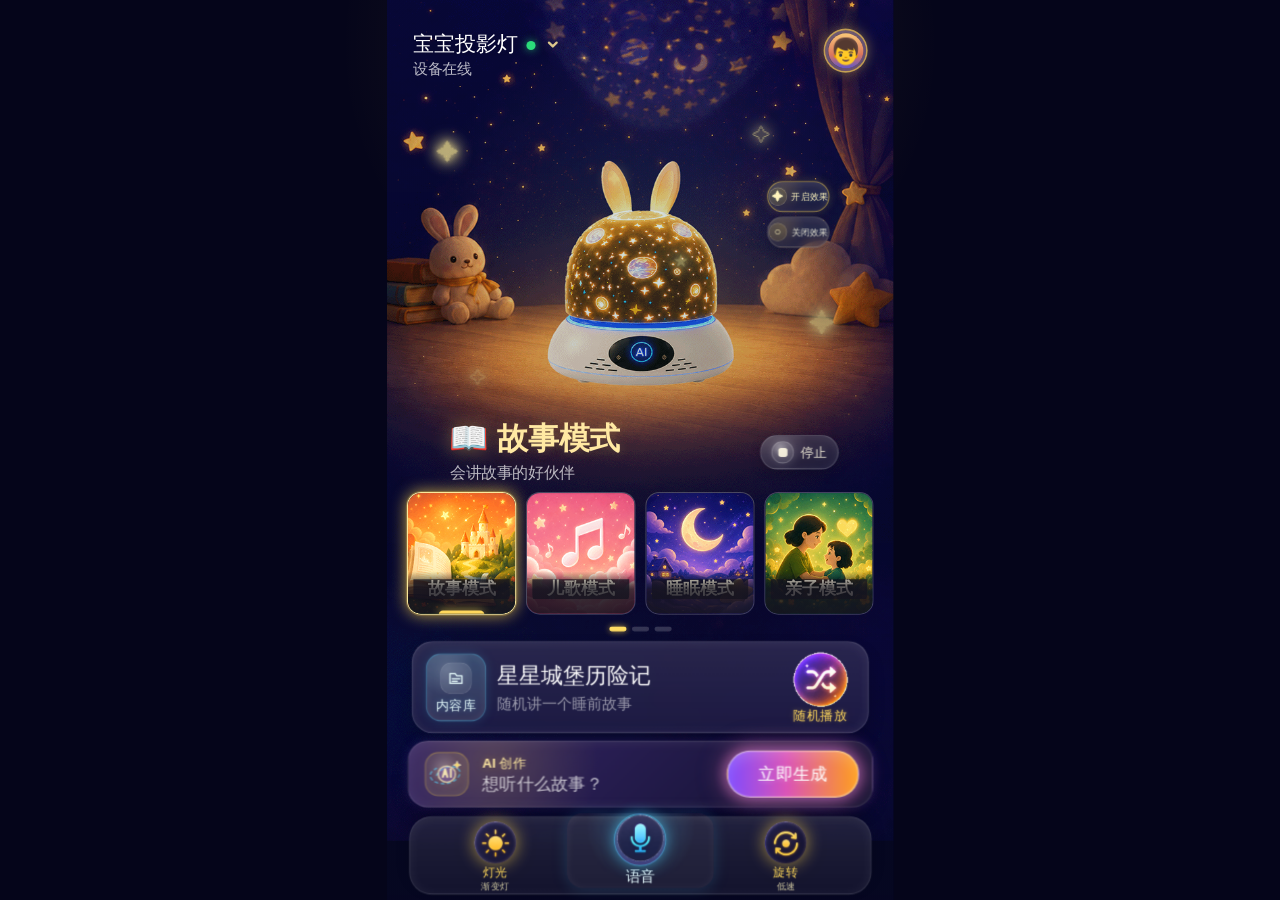
<file: index.html>
<!doctype html>
<html lang="zh-CN">
  <head>
    <meta charset="UTF-8" />
    <meta name="viewport" content="width=device-width, initial-scale=1.0" />
    <title>宝宝投影灯首页</title>
    <link rel="stylesheet" href="./styles.css" />
  </head>
  <body>
    <div class="stage-shell" id="stageShell">
      <main class="app" id="app" data-mode="story" aria-label="宝宝投影灯首页">
        <div class="scene-bg" id="sceneBg"></div>
        <div class="scene-bg scene-bg-next" id="sceneBgNext" aria-hidden="true"></div>
        <div class="mode-effects" id="modeEffects" aria-hidden="true"></div>
        <div class="scene-vignette"></div>

        <header class="topbar" aria-label="设备状态">
          <div class="device-copy">
            <button class="device-name device-switcher" id="deviceSwitcherButton" type="button" aria-haspopup="true" aria-expanded="false" aria-controls="deviceMenu">
              <span class="device-name-text" id="deviceNameText">宝宝投影灯</span>
              <span class="online-dot" aria-label="在线"></span>
              <svg class="device-chevron" viewBox="0 0 24 24" aria-hidden="true" focusable="false">
                <path d="M7 10l5 5 5-5"></path>
              </svg>
            </button>
            <div class="device-status" id="deviceStatusText">设备在线</div>
            <div class="device-menu" id="deviceMenu" aria-hidden="true">
              <button class="device-option is-active" type="button" data-device-name="宝宝投影灯" data-device-status="online" aria-pressed="true">
                <span class="device-option-copy">
                  <strong>宝宝投影灯</strong>
                  <small>儿童房 · 在线</small>
                </span>
                <span class="device-option-mark" aria-hidden="true">✓</span>
              </button>
              <button class="device-option" type="button" data-device-name="卧室投影灯" data-device-status="online" aria-pressed="false">
                <span class="device-option-copy">
                  <strong>卧室投影灯</strong>
                  <small>主卧 · 在线</small>
                </span>
                <span class="device-option-mark" aria-hidden="true">✓</span>
              </button>
              <button class="device-add-button" type="button" data-device-add>
                <span class="device-add-icon" aria-hidden="true">
                  <svg viewBox="0 0 24 24" focusable="false">
                    <path d="M12 5v14"></path>
                    <path d="M5 12h14"></path>
                  </svg>
                </span>
                <span>添加设备</span>
              </button>
              <p class="device-menu-hint" id="deviceMenuHint" aria-live="polite"></p>
            </div>
          </div>
          <button class="avatar-button" id="avatarButton" type="button" aria-label="打开功能中心" aria-expanded="false">
            <span class="avatar-face" aria-hidden="true">👦</span>
          </button>
        </header>

        <div class="device-effect-actions" aria-label="场景效果">
          <button class="mini-action scene-effect-mini is-on" id="sceneEffectOnButton" type="button" aria-label="开启场景效果">
            <span class="mini-effect-icon" aria-hidden="true">✦</span>
            <span>开启效果</span>
          </button>
          <button class="mini-action scene-effect-mini" id="sceneEffectOffButton" type="button" aria-label="关闭场景效果">
            <span class="mini-effect-icon" aria-hidden="true">○</span>
            <span>关闭效果</span>
          </button>
        </div>

        <section class="mode-summary" aria-label="当前模式">
          <div class="mode-copy" id="modeCopy">
            <div class="mode-title-line">
              <span class="mode-symbol" id="modeSymbol" aria-hidden="true">📖</span>
              <h1 id="modeTitle">故事模式</h1>
            </div>
            <p id="modeSubtitle">会讲故事的好伙伴</p>
          </div>

          <div class="mini-actions" aria-label="快捷功能">
            <button class="mini-action stop-play-mini" id="stopPlayButton" type="button" aria-label="停止播放">
              <span class="mini-stop-icon" aria-hidden="true"></span>
              <span>停止</span>
            </button>
          </div>
        </section>

        <nav class="mode-grid" aria-label="模式选择">
          <button class="mode-card is-active" type="button" data-mode="story" aria-label="故事模式">
            <span class="mode-card-pattern" aria-hidden="true">
              <img src="./图片/模式插图-故事模式.png" alt="" />
            </span>
            <span class="mode-card-copy">故事模式</span>
          </button>
          <button class="mode-card" type="button" data-mode="music" aria-label="儿歌模式">
            <span class="mode-card-pattern" aria-hidden="true">
              <img src="./图片/模式插图-音乐模式.png" alt="" />
            </span>
            <span class="mode-card-copy">儿歌模式</span>
          </button>
          <button class="mode-card" type="button" data-mode="sleep" aria-label="睡眠模式">
            <span class="mode-card-pattern" aria-hidden="true">
              <img src="./图片/模式插图-睡眠模式.png" alt="" />
            </span>
            <span class="mode-card-copy">睡眠模式</span>
          </button>
          <button class="mode-card" type="button" data-mode="parent" aria-label="亲子模式">
            <span class="mode-card-pattern" aria-hidden="true">
              <img src="./图片/模式插图-亲子模式.png" alt="" />
            </span>
            <span class="mode-card-copy">亲子模式</span>
          </button>
        </nav>

        <div class="page-dots" aria-hidden="true">
          <span class="is-active"></span>
          <span></span>
          <span></span>
        </div>

        <section class="play-panel" id="playPanel" aria-label="随机播放">
          <a class="content-library-button content-library-button--side" id="contentLibraryButton" href="./content-library.html?device=online" aria-label="进入内容库">
            <span class="content-library-icon" aria-hidden="true">
              <svg viewBox="0 0 48 48" focusable="false">
                <path d="M10 13h12l4 5h12v18H10z"></path>
                <path d="M15 25h18"></path>
                <path d="M15 31h12"></path>
              </svg>
            </span>
            <span>内容库</span>
          </a>
          <div class="play-left">
            <div class="play-copy">
              <p id="playTitle">星星城堡历险记</p>
              <small id="playSubtitle">随机讲一个睡前故事</small>
            </div>
          </div>
          <div class="play-actions" aria-label="随机播放">
            <button class="random-button" id="randomButton" type="button" aria-label="随机播放">
              <img src="./图标/图标1.png" alt="" />
              <span>随机播放</span>
            </button>
          </div>
        </section>

        <section class="ai-panel" aria-label="AI生成">
          <div class="ai-left">
            <span class="ai-spark-wrap" aria-hidden="true">
              <svg class="ai-spark" viewBox="0 0 64 64" focusable="false">
                <path class="ai-orbit" d="M14 34c7-13 27-20 38-11 8 7-1 21-18 25-15 3-29-3-31-12-1-5 3-10 11-14"></path>
                <rect class="ai-core" x="17" y="18" width="30" height="28" rx="14"></rect>
                <path class="ai-line" d="M25 37l4-14 4 14"></path>
                <path class="ai-line" d="M27 32h4"></path>
                <path class="ai-line" d="M39 23v14"></path>
                <path class="ai-star" d="M50 9l2 5 5 2-5 2-2 5-2-5-5-2 5-2z"></path>
              </svg>
            </span>
            <div class="ai-copy">
              <span class="ai-kicker">AI 创作</span>
              <p id="aiPrompt">想听什么故事？</p>
            </div>
          </div>
          <button class="generate-button" id="generateButton" type="button" aria-label="立即生成">
            <span>立即生成</span>
          </button>
        </section>

        <footer class="quick-controls" aria-label="快捷控制">
          <button class="quick-control is-on" type="button" data-control="light" aria-label="打开灯光设置">
            <span class="quick-icon"><img src="./图标/图标5.png" alt="" /></span>
            <span class="quick-label">灯光</span>
            <small id="lightQuickValue">渐变灯</small>
          </button>
          <button class="quick-control quick-control-primary" type="button" data-control="voice" aria-label="语音">
            <span class="quick-icon"><img src="./图标/图标2.png" alt="" /></span>
            <span class="quick-label">语音</span>
            <span class="voice-record-badge" id="voiceRecordBadge" aria-live="polite">按住</span>
          </button>
          <button class="quick-control is-on" type="button" data-control="rotation" aria-label="切换投影旋转">
            <span class="quick-icon"><img src="./图标/图标10.png" alt="" /></span>
            <span class="quick-label">旋转</span>
            <small id="rotationQuickValue">低速</small>
          </button>
        </footer>

        <section class="light-control-panel" id="lightControlPanel" aria-label="灯光设置" aria-hidden="true">
          <button class="scene-panel-close" id="closeLightPanelButton" type="button" aria-label="关闭灯光设置">×</button>
          <div class="scene-panel-head">
            <div>
              <p>灯光设置</p>
              <small id="lightPanelHint">当前模式会自动匹配灯光，也可以手动微调</small>
            </div>
            <span class="scene-motion-status" id="lightModeStatus">渐变灯</span>
          </div>
          <div class="segmented-grid light-effect-grid" role="group" aria-label="灯光模式">
            <button class="segment-button is-active" type="button" data-light-effect="crossfade">渐变</button>
            <button class="segment-button" type="button" data-light-effect="marquee">跑马</button>
            <button class="segment-button" type="button" data-light-effect="breathe">呼吸</button>
            <button class="segment-button" type="button" data-light-effect="steady">长亮</button>
          </div>
          <label class="setting-row effect-speed-row" for="effectSpeedRange">
            <span>执行速度</span>
            <strong id="effectSpeedValue">800ms</strong>
            <input id="effectSpeedRange" type="range" min="50" max="2000" value="800" />
          </label>
          <label class="setting-row overall-intensity-row" for="lightIntensityRange">
            <span>整体亮度</span>
            <strong id="lightIntensityValue">65%</strong>
            <input id="lightIntensityRange" type="range" min="1" max="100" value="65" />
          </label>
          <div class="steady-channel-settings" id="steadyChannelSettings" aria-label="长亮三色亮度">
            <label class="setting-row channel-row" for="steadyRedRange">
              <span>红光亮度</span>
              <strong id="steadyRedValue">65%</strong>
              <input id="steadyRedRange" type="range" min="0" max="100" value="65" />
            </label>
            <label class="setting-row channel-row" for="steadyYellowRange">
              <span>黄光亮度</span>
              <strong id="steadyYellowValue">65%</strong>
              <input id="steadyYellowRange" type="range" min="0" max="100" value="65" />
            </label>
            <label class="setting-row channel-row" for="steadyBlueRange">
              <span>蓝光亮度</span>
              <strong id="steadyBlueValue">65%</strong>
              <input id="steadyBlueRange" type="range" min="0" max="100" value="65" />
            </label>
          </div>
          <button class="scene-off-button" id="turnOffSceneEffectsButton" type="button">关闭灯光</button>
        </section>

        <section class="rotation-control-panel" id="rotationControlPanel" aria-label="旋转设置" aria-hidden="true">
          <button class="scene-panel-close" id="closeRotationPanelButton" type="button" aria-label="关闭旋转设置">×</button>
          <div class="scene-panel-head">
            <div>
              <p>旋转设置</p>
              <small id="rotationPanelHint">选择投影旋转速度，或只停止旋转</small>
            </div>
            <span class="scene-motion-status" id="projectionMotionStatus">低速</span>
          </div>
          <div class="segmented-grid rotation-speed-grid" role="group" aria-label="旋转速度">
            <button class="segment-button is-active" type="button" data-rotation-speed="1">
              <strong>低速</strong>
              <small>轻轻转动</small>
            </button>
            <button class="segment-button" type="button" data-rotation-speed="2">
              <strong>中速</strong>
              <small>互动节奏</small>
            </button>
            <button class="segment-button" type="button" data-rotation-speed="3">
              <strong>高速</strong>
              <small>更有律动</small>
            </button>
          </div>
          <button class="rotation-stop-button" type="button" data-rotation-speed="0">停止旋转</button>
        </section>

        <div class="control-toast" id="controlToast" role="status" aria-hidden="true"></div>

        <section class="voice-review-panel" id="voiceReviewPanel" aria-label="语音录音" aria-hidden="true">
          <button class="voice-review-close" id="closeVoiceReviewButton" type="button" aria-label="关闭录音面板">×</button>
          <div class="voice-review-head">
            <div class="voice-wave" aria-hidden="true">
              <span></span>
              <span></span>
              <span></span>
              <span></span>
            </div>
            <div class="voice-review-copy">
              <strong id="voicePanelTitle">正在准备录音</strong>
              <small id="voicePanelHint">长按 1.5 秒开始录音 · <span id="voiceDuration">00:00</span></small>
            </div>
          </div>
          <audio id="voicePlayback" preload="metadata"></audio>
          <div class="voice-review-actions">
            <button class="voice-action secondary" id="voicePlayButton" type="button">试听</button>
            <button class="voice-action primary" id="sendVoiceButton" type="button">发送到设备播放</button>
          </div>
        </section>

        <div class="modal-backdrop" id="modalBackdrop" aria-hidden="true"></div>
        <section class="app-modal" id="appModal" role="dialog" aria-modal="true" aria-labelledby="randomModalTitle" aria-hidden="true" tabindex="-1">
          <div class="modal-panel is-active" data-panel="random">
            <div class="random-modal-head">
              <div>
                <div class="modal-kicker">随机播放</div>
                <h2 class="modal-title" id="randomModalTitle">今晚播放这个主题吗？</h2>
              </div>
              <button class="swap-button" id="swapRandomButton" type="button">换一个</button>
            </div>
            <div class="random-theme-card">
              <div class="random-theme-copy">
                <p id="randomThemeTitle">星星城堡历险记</p>
              </div>
              <button class="random-preview-button" id="randomPreviewButton" type="button">试听</button>
              <audio id="randomPreviewPlayback" preload="auto"></audio>
            </div>
            <div class="modal-actions">
              <button class="modal-button secondary" id="cancelRandomButton" type="button">取消</button>
              <button class="modal-button primary" id="sendRandomButton" type="button">发送到设备播放</button>
            </div>
          </div>

          <div class="modal-panel" data-panel="generate">
            <div class="modal-kicker">AI 生成</div>
            <h2 class="modal-title" id="generateModalTitle">想让投影灯生成什么？</h2>
            <label class="generate-field" for="generateInput">
              <span>生成内容</span>
              <textarea id="generateInput" rows="4" placeholder="例如：想听一个关于小恐龙找月亮的睡前故事"></textarea>
            </label>
            <p class="generate-error" id="generateError" aria-live="polite"></p>
            <div class="modal-actions">
              <button class="modal-button secondary" id="cancelGenerateButton" type="button">取消</button>
              <button class="modal-button primary" id="submitGenerateButton" type="button">开始生成</button>
            </div>
          </div>

          <div class="modal-panel" data-panel="text-preview" aria-live="polite">
            <div class="modal-kicker">AI 文案</div>
            <h2 class="modal-title" id="transcriptPreviewModalTitle">先看看音频对应文本</h2>
            <p class="transcript-preview-hint">可以直接编辑，确认后投影灯会按这版文本生成音频。</p>
            <label class="transcript-field" for="generatedTranscriptInput">
              <span>对应文本</span>
              <textarea id="generatedTranscriptInput" rows="8"></textarea>
            </label>
            <p class="generate-error" id="transcriptError" aria-live="polite"></p>
            <div class="modal-actions transcript-actions">
              <button class="modal-button secondary" id="backToGenerateButton" type="button">返回修改</button>
              <button class="modal-button secondary" id="regenerateTranscriptButton" type="button">重新生成文本</button>
              <button class="modal-button primary" id="confirmTranscriptButton" type="button">确认生成音频</button>
            </div>
          </div>

          <div class="modal-panel" data-panel="loading" aria-live="polite">
            <div class="loading-orb" aria-hidden="true"></div>
            <h2 class="modal-title" id="loadingModalTitle">正在生成内容</h2>
            <p class="loading-stage" id="loadingStage">正在理解你的需求</p>
            <small class="loading-hint">后端正在准备音频流，预计 5 秒左右</small>
            <div class="modal-actions single modal-actions-compact">
              <button class="modal-button secondary" id="cancelAiLoadingButton" type="button">取消生成</button>
            </div>
          </div>

          <div class="modal-panel" data-panel="audio-preview" aria-live="polite">
            <button class="modal-close-button" id="closeAudioPreviewButton" type="button" aria-label="关闭弹窗">×</button>
            <div class="modal-kicker">AI 生成</div>
            <h2 class="modal-title" id="audioPreviewModalTitle">正在接收音频流</h2>
            <div class="ai-audio-card" id="aiAudioCard" data-stream-state="streaming">
              <div class="ai-audio-head">
                <div class="ai-audio-orb" aria-hidden="true">
                  <span></span>
                  <span></span>
                  <span></span>
                </div>
                <div class="ai-audio-copy">
                  <p id="aiAudioTitle">AI 内容正在生成</p>
                  <small id="aiAudioPromptPreview">音频流准备开始传输</small>
                </div>
                <button class="ai-audio-play-button" id="playGeneratedAudioButton" type="button" disabled>等待音频流</button>
              </div>
              <audio id="aiAudioPlayback" preload="auto"></audio>
              <div class="ai-audio-progress" aria-hidden="true">
                <span id="aiAudioProgressBar"></span>
              </div>
              <div class="ai-audio-meta">
                <span id="aiAudioCurrentTime">00:00</span>
                <span id="aiAudioDurationTime">00:20</span>
              </div>
              <p class="ai-audio-prompt" id="aiAudioStreamStatus">正在等待后端开始传输音频流</p>
            </div>
            <section class="ai-transcript-card" aria-labelledby="aiTranscriptTitle">
              <div class="ai-transcript-head">
                <h3 id="aiTranscriptTitle">对应文本</h3>
                <button class="transcript-edit-button" id="editTranscriptButton" type="button">编辑文案</button>
              </div>
              <p id="aiTranscriptText">确认文案后会显示在这里。</p>
            </section>
            <div class="modal-actions ai-audio-actions">
              <button class="modal-button secondary" id="regenerateAudioButton" type="button">重新生成</button>
              <button class="modal-button primary" id="sendGeneratedAudioButton" type="button">发送给设备</button>
            </div>
          </div>

          <div class="modal-panel" data-panel="sending" aria-live="polite">
            <div class="loading-orb sending-orb" aria-hidden="true"></div>
            <h2 class="modal-title" id="sendingModalTitle">正在发送到设备</h2>
            <p class="loading-stage" id="sendingStage">正在发送到宝宝投影灯</p>
            <small class="loading-hint" id="sendingHint">请保持设备在线，马上就好</small>
          </div>

          <div class="modal-panel" data-panel="success" aria-live="polite">
            <div class="success-mark" aria-hidden="true">✓</div>
            <h2 class="modal-title" id="successModalTitle">发送成功</h2>
            <p class="success-copy" id="successCopy">新的内容已经准备好，可以开始播放了</p>
            <div class="modal-actions single">
              <button class="modal-button primary" id="finishGenerateButton" type="button">知道了</button>
            </div>
          </div>
        </section>

        <div class="menu-backdrop" id="menuBackdrop"></div>
        <aside class="side-menu" id="sideMenu" aria-label="功能中心" aria-hidden="true">
          <button class="menu-close" type="button" aria-label="关闭功能中心">×</button>

          <div class="menu-profile">
            <div class="menu-avatar"><span>👦</span></div>
            <div class="menu-profile-copy">
              <strong>小宇宙宝宝</strong>
              <small>今晚也有一盏灯陪着你</small>
              <span class="menu-account">登录账号：138****8888</span>
              <span class="menu-device-status is-online">设备在线</span>
            </div>
          </div>

          <section class="menu-section" aria-label="主功能">
            <div class="menu-section-title">主功能</div>
            <div class="menu-primary-grid">
              <button class="menu-action menu-primary-action" type="button" data-menu-action="play-history" aria-controls="playHistoryPanel">
                <span class="menu-action-icon" aria-hidden="true">
                  <svg viewBox="0 0 48 48" focusable="false">
                    <circle cx="24" cy="24" r="15"></circle>
                    <path d="M24 14v11l8 5"></path>
                    <path d="M15 11h-6v6"></path>
                  </svg>
                </span>
                <span class="menu-item-copy">
                  <strong>播放记录</strong>
                  <small>查看最近播放与生成内容</small>
                </span>
              </button>
              <button class="menu-action menu-primary-action" type="button" data-menu-action="device-settings">
                <span class="menu-action-icon" aria-hidden="true">
                  <svg viewBox="0 0 48 48" focusable="false">
                    <path d="M10 16h16"></path>
                    <path d="M34 16h4"></path>
                    <circle cx="30" cy="16" r="4"></circle>
                    <path d="M10 32h4"></path>
                    <path d="M22 32h16"></path>
                    <circle cx="18" cy="32" r="4"></circle>
                  </svg>
                </span>
                <span class="menu-item-copy">
                  <strong>设备设置</strong>
                  <small>管理灯光、亮度与设备偏好</small>
                </span>
              </button>
              <button class="menu-action menu-primary-action" type="button" data-menu-action="companion-copy">
                <span class="menu-action-icon" aria-hidden="true">
                  <svg viewBox="0 0 48 48" focusable="false">
                    <path d="M12 14h24v16H24l-8 6v-6h-4z"></path>
                    <path d="M33 9l2 5 5 2-5 2-2 5-2-5-5-2 5-2z"></path>
                  </svg>
                </span>
                <span class="menu-item-copy">
                  <strong>陪伴文案</strong>
                  <small>调整宝宝喜欢的陪伴表达</small>
                </span>
              </button>
            </div>
          </section>

          <section class="menu-section menu-secondary-section" aria-label="更多功能">
            <button class="menu-action menu-more-action" type="button" data-menu-action="more-settings">
              <span class="menu-action-icon" aria-hidden="true">
                <svg viewBox="0 0 48 48" focusable="false">
                  <circle cx="16" cy="16" r="4"></circle>
                  <circle cx="32" cy="16" r="4"></circle>
                  <circle cx="16" cy="32" r="4"></circle>
                  <circle cx="32" cy="32" r="4"></circle>
                </svg>
              </span>
              <span class="menu-item-copy">
                <strong>更多设置</strong>
                <small>客服、常见问题、版本、协议与购买合作</small>
              </span>
              <span class="menu-action-arrow" aria-hidden="true">›</span>
            </button>
          </section>

          <section class="history-panel" id="playHistoryPanel" aria-label="播放记录" aria-hidden="true" data-history-online="true">
            <div class="history-panel-head">
              <button class="history-back-button" id="closePlayHistoryButton" type="button" aria-label="返回功能中心">‹</button>
              <div>
                <p>播放记录</p>
                <small>最近 20 条已发送内容</small>
              </div>
              <span class="history-online-status">在线可再次播放</span>
            </div>
            <div class="history-list" id="playHistoryList" role="list" aria-live="polite"></div>
            <div class="history-empty" id="playHistoryEmpty" hidden>
              <strong>暂无播放记录</strong>
              <small>发送随机、AI 或语音内容后会出现在这里</small>
            </div>
            <p class="history-panel-hint" id="playHistoryHint" aria-live="polite"></p>
          </section>
        </aside>
      </main>
    </div>

    <script src="./app.js"></script>
  </body>
</html>
</file>
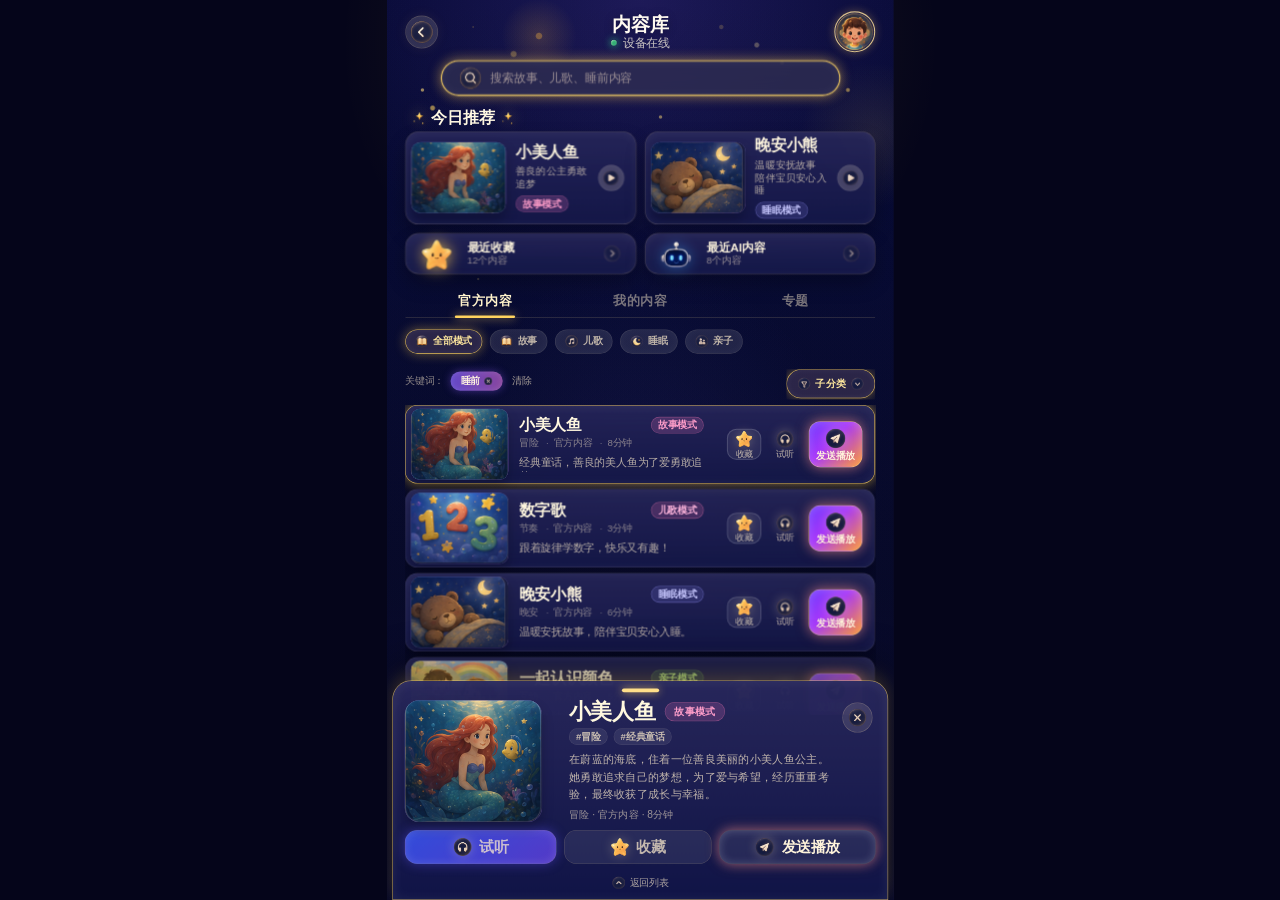
<file: content-library.html>
<!doctype html>
<html lang="zh-CN">
  <head>
    <meta charset="UTF-8" />
    <meta name="viewport" content="width=device-width, initial-scale=1.0" />
    <title>宝宝投影灯内容库</title>
    <link rel="stylesheet" href="./styles.css" />
  </head>
  <body>
    <div class="stage-shell" id="stageShell">
      <main class="app content-library-page library-bookshelf-page" id="contentLibraryApp" data-mode="story" aria-label="宝宝投影灯内容库">
        <div class="scene-bg" id="librarySceneBg"></div>
        <div class="mode-effects content-library-effects" aria-hidden="true"></div>
        <div class="scene-vignette"></div>

        <header class="content-page-header" aria-label="内容库导航">
          <a class="library-back-button" id="contentBackButton" href="./index.html" aria-label="返回首页">
            <img class="library-icon-img library-icon--back" src="./图标/内容库/%20Image%202.svg" alt="" aria-hidden="true" />
          </a>
          <div class="content-page-title">
            <h1>内容库</h1>
            <span class="library-device-status">
              <img class="library-icon-img library-icon--status" src="./图标/内容库/%20Image%2020.svg" alt="" aria-hidden="true" />
              <span id="contentDeviceStatus">设备在线</span>
            </span>
          </div>
          <img class="library-profile-avatar" src="./图标/内容库/%20Image%2021.svg" alt="宝宝头像" />
        </header>

        <label class="content-library-search content-page-search" for="contentLibrarySearchInput">
          <span class="content-library-search-icon" aria-hidden="true">
            <img class="library-icon-img" src="./图标/内容库/%20Image%203.svg" alt="" aria-hidden="true" />
          </span>
          <input id="contentLibrarySearchInput" type="search" placeholder="搜索故事、儿歌、睡前内容" autocomplete="off" />
        </label>

        <section class="library-recommendations" aria-label="内容推荐">
          <div class="library-section-title">
            <img class="library-icon-img library-icon--sparkle" src="./图标/内容库/%20Image%2027.svg" alt="" aria-hidden="true" />
            <h2>今日推荐</h2>
            <img class="library-icon-img library-icon--sparkle" src="./图标/内容库/%20Image%2027.svg" alt="" aria-hidden="true" />
          </div>

          <div class="library-recommendation-grid">
            <article class="library-hero-card" id="todayRecommendation" data-content-id="official-story-0">
              <div class="library-feature-cover" id="todayRecommendationCover" aria-hidden="true"></div>
              <div class="library-hero-copy">
                <h3 id="todayRecommendationTitle">小美人鱼</h3>
                <p id="todayRecommendationSubtitle">善良的公主勇敢追梦</p>
                <div class="library-hero-meta" id="todayRecommendationMeta"></div>
              </div>
              <button class="library-hero-action" id="todayRecommendationButton" type="button" aria-label="查看小美人鱼详情">
                <img class="library-icon-img" src="./图标/内容库/%20Image%2010.svg" alt="" aria-hidden="true" />
              </button>
            </article>

            <article class="library-hero-card library-hero-card--secondary" id="secondaryRecommendation" data-content-id="official-sleep-0">
              <div class="library-feature-cover" id="secondaryRecommendationCover" aria-hidden="true"></div>
              <div class="library-hero-copy">
                <h3 id="secondaryRecommendationTitle">晚安小熊</h3>
                <p id="secondaryRecommendationSubtitle">温柔故事伴你入梦</p>
                <div class="library-hero-meta" id="secondaryRecommendationMeta"></div>
              </div>
              <button class="library-hero-action" id="secondaryRecommendationButton" type="button" aria-label="查看晚安小熊详情">
                <img class="library-icon-img" src="./图标/内容库/%20Image%2010.svg" alt="" aria-hidden="true" />
              </button>
            </article>

            <button class="library-quick-card" id="favoriteSummaryButton" type="button">
              <span class="library-quick-icon library-quick-icon--star" aria-hidden="true">
                <img class="library-icon-img" src="./图标/内容库/%20Image%205.svg" alt="" aria-hidden="true" />
              </span>
              <span class="library-quick-copy">
                <strong>最近收藏</strong>
                <small id="favoriteSummaryCount">12个内容</small>
              </span>
              <img class="library-icon-img library-icon--right" src="./图标/内容库/%20Image%208.svg" alt="" aria-hidden="true" />
            </button>

            <button class="library-quick-card" id="aiSummaryButton" type="button">
              <span class="library-quick-icon library-quick-icon--robot" aria-hidden="true">
                <img class="library-icon-img" src="./图标/内容库/%20Image%201.svg" alt="" aria-hidden="true" />
              </span>
              <span class="library-quick-copy">
                <strong>最近AI内容</strong>
                <small id="aiSummaryCount">8个内容</small>
              </span>
              <img class="library-icon-img library-icon--right" src="./图标/内容库/%20Image%208.svg" alt="" aria-hidden="true" />
            </button>
          </div>

          <div class="library-recent-list" id="recentContentRail" aria-live="polite" hidden></div>
        </section>

        <nav class="content-library-tabs content-page-tabs" role="tablist" aria-label="内容库分类">
          <button class="content-library-tab is-active" type="button" data-library-tab="official" role="tab" aria-selected="true">官方内容</button>
          <button class="content-library-tab" type="button" data-library-tab="mine" role="tab" aria-selected="false">我的内容</button>
          <button class="content-library-tab" type="button" data-library-tab="topics" role="tab" aria-selected="false">专题</button>
        </nav>

        <section class="library-filter-panel" aria-label="内容筛选">
          <div class="content-library-filters" role="group" aria-label="按模式筛选内容">
            <button class="content-filter is-active" type="button" data-library-filter="all">
              <img class="library-icon-img" src="./图标/内容库/%20Image%206.svg" alt="" aria-hidden="true" />
              全部模式
            </button>
            <button class="content-filter" type="button" data-library-filter="story">
              <img class="library-icon-img" src="./图标/内容库/%20Image%206.svg" alt="" aria-hidden="true" />
              故事
            </button>
            <button class="content-filter" type="button" data-library-filter="music">
              <img class="library-icon-img" src="./图标/内容库/%20Image%209.svg" alt="" aria-hidden="true" />
              儿歌
            </button>
            <button class="content-filter" type="button" data-library-filter="sleep">
              <img class="library-icon-img" src="./图标/内容库/%20Image%2011.svg" alt="" aria-hidden="true" />
              睡眠
            </button>
            <button class="content-filter" type="button" data-library-filter="parent">
              <img class="library-icon-img" src="./图标/内容库/%20Image%2012.svg" alt="" aria-hidden="true" />
              亲子
            </button>
          </div>

          <div class="library-filter-row">
            <div class="library-keyword-row" aria-label="当前关键词">
              <span>关键词：</span>
              <button class="library-keyword-chip" id="activeKeywordChip" type="button">
                睡前
                <img class="library-icon-img library-icon--chip-close" src="./图标/内容库/%20Image%2017.svg" alt="" aria-hidden="true" />
              </button>
              <button class="library-keyword-clear" id="clearSearchButton" type="button">清除</button>
            </div>

            <div class="content-library-subcategories" role="group" aria-label="按子分类筛选内容">
              <button class="content-subcategory is-active" type="button" data-library-subcategory="all">
                <img class="library-icon-img" src="./图标/内容库/%20Image%207.svg" alt="" aria-hidden="true" />
                子分类
                <img class="library-icon-img library-icon--down" src="./图标/内容库/%20Image%208.svg" alt="" aria-hidden="true" />
              </button>
              <div class="content-subcategory-menu" aria-hidden="true">
                <button class="content-subcategory" type="button" data-library-subcategory="adventure">冒险</button>
                <button class="content-subcategory" type="button" data-library-subcategory="goodnight">晚安</button>
                <button class="content-subcategory" type="button" data-library-subcategory="rhythm">节奏</button>
                <button class="content-subcategory" type="button" data-library-subcategory="interaction">互动</button>
              </div>
            </div>
          </div>
        </section>

        <section class="library-topic-strip" id="contentTopicList" aria-label="专题列表" hidden></section>

        <section class="content-library-list" id="contentLibraryList" role="list" aria-live="polite"></section>
        <section class="content-library-empty" id="contentLibraryEmpty" hidden>
          <strong>还没有我的内容</strong>
          <small>收藏官方内容，或发送 AI 生成内容后会出现在这里</small>
        </section>
        <p class="content-library-hint" id="contentLibraryHint" aria-live="polite">设备在线后可发送播放</p>

        <section class="library-detail-panel" id="contentLibraryDetail" aria-label="内容详情" aria-hidden="true">
          <span class="library-detail-handle" aria-hidden="true"></span>
          <button class="library-detail-close" id="closeContentDetailButton" type="button" aria-label="关闭内容详情">
            <img class="library-icon-img" src="./图标/内容库/%20Image%2017.svg" alt="" aria-hidden="true" />
          </button>

          <div class="library-detail-main" id="detailCover">
            <div class="library-detail-cover-art" id="detailCoverArt" aria-hidden="true"></div>
            <div class="library-detail-copy">
              <div class="library-detail-title-row">
                <h2 id="detailTitle">小美人鱼</h2>
                <span id="detailModeLabel">故事模式</span>
              </div>
              <div class="library-detail-meta" id="detailMeta"></div>
              <p class="library-detail-transcript" id="detailTranscript">在蔚蓝的海底，住着一位善良美丽的小美人鱼公主。</p>
              <p class="library-detail-source" id="detailSource">经典童话 · 官方内容 · 8分钟</p>
              <strong id="detailCoverTitle">小美人鱼</strong>
              <p id="detailSubtitle">经典童话，善良的美人鱼为了爱勇敢追梦。</p>
            </div>
          </div>

          <div class="library-detail-actions">
            <button class="content-preview-button" id="detailPreviewButton" type="button">
              <img class="library-icon-img" src="./图标/内容库/%20Image%2014.svg" alt="" aria-hidden="true" />
              试听
            </button>
            <button class="content-favorite-button" id="detailFavoriteButton" type="button" aria-pressed="false">
              <img class="library-icon-img" src="./图标/内容库/%20Image%205.svg" alt="" aria-hidden="true" />
              收藏
            </button>
            <button class="content-send-button" id="detailSendButton" type="button">
              <img class="library-icon-img" src="./图标/内容库/%20Image%2013.svg" alt="" aria-hidden="true" />
              发送播放
            </button>
          </div>

          <button class="library-detail-back" id="returnContentDetailButton" type="button" aria-label="返回列表">
            <img class="library-icon-img" src="./图标/内容库/%20Image%2018.svg" alt="" aria-hidden="true" />
            <span>返回列表</span>
          </button>
          <audio id="contentPreviewPlayback" preload="auto"></audio>
        </section>

        <div class="content-library-toast" id="contentLibraryToast" role="status" aria-hidden="true"></div>
      </main>
    </div>
    <script src="./content-library.js?v=20260526"></script>
  </body>
</html>
</file>
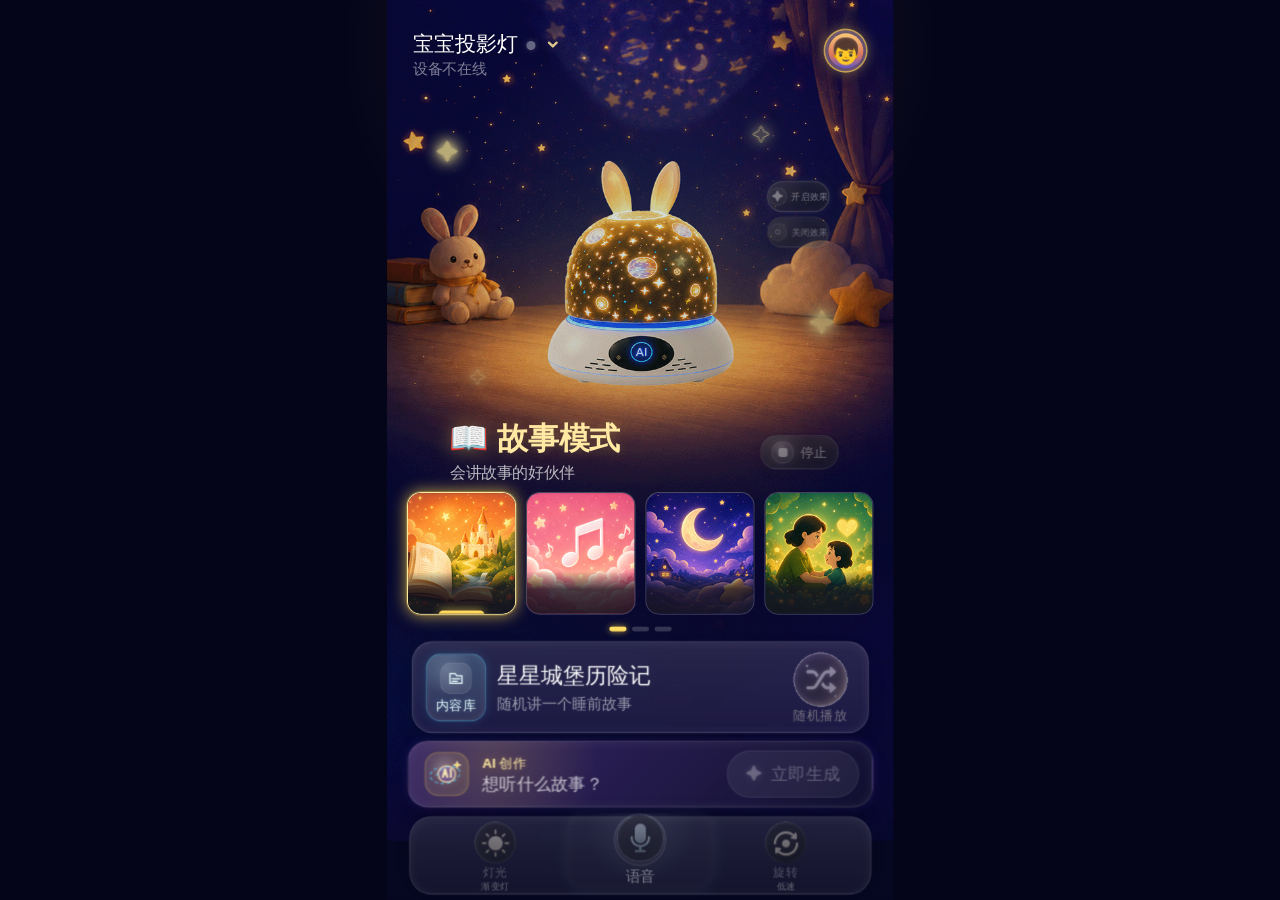
<file: offline.html>
<!doctype html>
<html lang="zh-CN">
  <head>
    <meta charset="UTF-8" />
    <meta name="viewport" content="width=device-width, initial-scale=1.0" />
    <title>宝宝投影灯首页 - 设备不在线</title>
    <link rel="stylesheet" href="./styles.css" />
  </head>
  <body>
    <div class="stage-shell" id="stageShell">
      <main class="app is-offline" id="app" data-mode="story" data-device-status="offline" aria-label="宝宝投影灯首页">
        <div class="scene-bg" id="sceneBg"></div>
        <div class="scene-bg scene-bg-next" id="sceneBgNext" aria-hidden="true"></div>
        <div class="mode-effects" id="modeEffects" aria-hidden="true"></div>
        <div class="scene-vignette"></div>

        <header class="topbar" aria-label="设备状态">
          <div class="device-copy">
            <button class="device-name device-switcher is-device-offline" id="deviceSwitcherButton" type="button" aria-haspopup="true" aria-expanded="false" aria-controls="deviceMenu">
              <span class="device-name-text" id="deviceNameText">宝宝投影灯</span>
              <span class="online-dot" aria-label="不在线"></span>
              <svg class="device-chevron" viewBox="0 0 24 24" aria-hidden="true" focusable="false">
                <path d="M7 10l5 5 5-5"></path>
              </svg>
            </button>
            <div class="device-status" id="deviceStatusText">设备不在线</div>
            <div class="device-menu" id="deviceMenu" aria-hidden="true">
              <button class="device-option is-active" type="button" data-device-name="宝宝投影灯" data-device-status="offline" aria-pressed="true">
                <span class="device-option-copy">
                  <strong>宝宝投影灯</strong>
                  <small>儿童房 · 不在线</small>
                </span>
                <span class="device-option-mark" aria-hidden="true">✓</span>
              </button>
              <button class="device-option" type="button" data-device-name="备用投影灯" data-device-status="offline" aria-pressed="false">
                <span class="device-option-copy">
                  <strong>备用投影灯</strong>
                  <small>书房 · 不在线</small>
                </span>
                <span class="device-option-mark" aria-hidden="true">✓</span>
              </button>
              <button class="device-add-button" type="button" data-device-add>
                <span class="device-add-icon" aria-hidden="true">
                  <svg viewBox="0 0 24 24" focusable="false">
                    <path d="M12 5v14"></path>
                    <path d="M5 12h14"></path>
                  </svg>
                </span>
                <span>添加设备</span>
              </button>
              <p class="device-menu-hint" id="deviceMenuHint" aria-live="polite"></p>
            </div>
          </div>
          <button class="avatar-button" id="avatarButton" type="button" aria-label="打开功能中心" aria-expanded="false">
            <span class="avatar-face" aria-hidden="true">👦</span>
          </button>
        </header>

        <div class="device-effect-actions" aria-label="场景效果">
          <button class="mini-action scene-effect-mini" id="sceneEffectOnButton" type="button" aria-label="开启场景效果" aria-disabled="true" disabled>
            <span class="mini-effect-icon" aria-hidden="true">✦</span>
            <span>开启效果</span>
          </button>
          <button class="mini-action scene-effect-mini" id="sceneEffectOffButton" type="button" aria-label="关闭场景效果" aria-disabled="true" disabled>
            <span class="mini-effect-icon" aria-hidden="true">○</span>
            <span>关闭效果</span>
          </button>
        </div>

        <section class="mode-summary" aria-label="当前模式">
          <div class="mode-copy" id="modeCopy">
            <div class="mode-title-line">
              <span class="mode-symbol" id="modeSymbol" aria-hidden="true">📖</span>
              <h1 id="modeTitle">故事模式</h1>
            </div>
            <p id="modeSubtitle">会讲故事的好伙伴</p>
          </div>

          <div class="mini-actions" aria-label="快捷功能">
            <button class="mini-action stop-play-mini" id="stopPlayButton" type="button" aria-label="停止播放" aria-disabled="true" disabled>
              <span class="mini-stop-icon" aria-hidden="true"></span>
              <span>停止</span>
            </button>
          </div>
        </section>

        <nav class="mode-grid" aria-label="模式选择">
          <button class="mode-card is-active" type="button" data-mode="story" aria-label="故事模式">
            <img src="./图片/模式插图-故事模式.png" alt="" />
            <span>故事模式</span>
          </button>
          <button class="mode-card" type="button" data-mode="music" aria-label="儿歌模式">
            <img src="./图片/模式插图-音乐模式.png" alt="" />
            <span>儿歌模式</span>
          </button>
          <button class="mode-card" type="button" data-mode="sleep" aria-label="睡眠模式">
            <img src="./图片/模式插图-睡眠模式.png" alt="" />
            <span>睡眠模式</span>
          </button>
          <button class="mode-card" type="button" data-mode="parent" aria-label="亲子模式">
            <img src="./图片/模式插图-亲子模式.png" alt="" />
            <span>亲子模式</span>
          </button>
        </nav>

        <div class="page-dots" aria-hidden="true">
          <span class="is-active"></span>
          <span></span>
          <span></span>
        </div>

        <section class="play-panel" id="playPanel" aria-label="随机播放">
          <a class="content-library-button content-library-button--side" id="contentLibraryButton" href="./content-library.html?device=offline" aria-label="进入内容库">
            <span class="content-library-icon" aria-hidden="true">
              <svg viewBox="0 0 48 48" focusable="false">
                <path d="M10 13h12l4 5h12v18H10z"></path>
                <path d="M15 25h18"></path>
                <path d="M15 31h12"></path>
              </svg>
            </span>
            <span>内容库</span>
          </a>
          <div class="play-left">
            <div class="play-copy">
              <p id="playTitle">星星城堡历险记</p>
              <small id="playSubtitle">随机讲一个睡前故事</small>
            </div>
          </div>
          <div class="play-actions" aria-label="随机播放">
            <button class="random-button" type="button" aria-label="随机播放" aria-disabled="true" disabled>
              <img src="./图标/图标1.png" alt="" />
              <span>随机播放</span>
            </button>
          </div>
        </section>

        <section class="ai-panel" aria-label="AI生成">
          <div class="ai-left">
            <span class="ai-spark-wrap" aria-hidden="true">
              <svg class="ai-spark" viewBox="0 0 64 64" focusable="false">
                <path class="ai-orbit" d="M14 34c7-13 27-20 38-11 8 7-1 21-18 25-15 3-29-3-31-12-1-5 3-10 11-14"></path>
                <rect class="ai-core" x="17" y="18" width="30" height="28" rx="14"></rect>
                <path class="ai-line" d="M25 37l4-14 4 14"></path>
                <path class="ai-line" d="M27 32h4"></path>
                <path class="ai-line" d="M39 23v14"></path>
                <path class="ai-star" d="M50 9l2 5 5 2-5 2-2 5-2-5-5-2 5-2z"></path>
              </svg>
            </span>
            <div class="ai-copy">
              <span class="ai-kicker">AI 创作</span>
              <p id="aiPrompt">想听什么故事？</p>
            </div>
          </div>
          <button class="generate-button" id="generateButton" type="button" aria-label="立即生成" aria-disabled="true" disabled>
            <span class="generate-spark" aria-hidden="true">✦</span>
            <span>立即生成</span>
          </button>
        </section>

        <footer class="quick-controls" aria-label="快捷控制">
          <button class="quick-control" type="button" data-control="light" aria-label="打开灯光设置" aria-disabled="true" disabled>
            <span class="quick-icon"><img src="./图标/图标5.png" alt="" /></span>
            <span class="quick-label">灯光</span>
            <small id="lightQuickValue">设备离线</small>
          </button>
          <button class="quick-control quick-control-primary" type="button" data-control="voice" aria-label="语音" aria-disabled="true" disabled>
            <span class="quick-icon"><img src="./图标/图标2.png" alt="" /></span>
            <span class="quick-label">语音</span>
            <span class="voice-record-badge" id="voiceRecordBadge" aria-live="polite">按住</span>
          </button>
          <button class="quick-control" type="button" data-control="rotation" aria-label="切换投影旋转" aria-disabled="true" disabled>
            <span class="quick-icon"><img src="./图标/图标10.png" alt="" /></span>
            <span class="quick-label">旋转</span>
            <small id="rotationQuickValue">设备离线</small>
          </button>
        </footer>

        <section class="light-control-panel" id="lightControlPanel" aria-label="灯光设置" aria-hidden="true">
          <button class="scene-panel-close" id="closeLightPanelButton" type="button" aria-label="关闭灯光设置" disabled>×</button>
          <div class="scene-panel-head">
            <div>
              <p>灯光设置</p>
              <small id="lightPanelHint">设备在线后可调节灯光和旋转</small>
            </div>
            <span class="scene-motion-status" id="lightModeStatus">设备不在线</span>
          </div>
          <div class="segmented-grid light-effect-grid" role="group" aria-label="灯光模式">
            <button class="segment-button" type="button" data-light-effect="crossfade" disabled>渐变</button>
            <button class="segment-button" type="button" data-light-effect="marquee" disabled>跑马</button>
            <button class="segment-button" type="button" data-light-effect="breathe" disabled>呼吸</button>
            <button class="segment-button" type="button" data-light-effect="steady" disabled>长亮</button>
          </div>
          <label class="setting-row effect-speed-row" for="effectSpeedRange">
            <span>执行速度</span>
            <strong id="effectSpeedValue">--</strong>
            <input id="effectSpeedRange" type="range" min="50" max="2000" value="800" disabled />
          </label>
          <label class="setting-row overall-intensity-row" for="lightIntensityRange">
            <span>整体亮度</span>
            <strong id="lightIntensityValue">--</strong>
            <input id="lightIntensityRange" type="range" min="1" max="100" value="65" disabled />
          </label>
          <div class="steady-channel-settings" id="steadyChannelSettings" aria-label="长亮三色亮度">
            <label class="setting-row channel-row" for="steadyRedRange">
              <span>红光亮度</span>
              <strong id="steadyRedValue">--</strong>
              <input id="steadyRedRange" type="range" min="0" max="100" value="65" disabled />
            </label>
            <label class="setting-row channel-row" for="steadyYellowRange">
              <span>黄光亮度</span>
              <strong id="steadyYellowValue">--</strong>
              <input id="steadyYellowRange" type="range" min="0" max="100" value="65" disabled />
            </label>
            <label class="setting-row channel-row" for="steadyBlueRange">
              <span>蓝光亮度</span>
              <strong id="steadyBlueValue">--</strong>
              <input id="steadyBlueRange" type="range" min="0" max="100" value="65" disabled />
            </label>
          </div>
          <button class="scene-off-button" id="turnOffSceneEffectsButton" type="button" disabled>关闭灯光</button>
        </section>

        <section class="rotation-control-panel" id="rotationControlPanel" aria-label="旋转设置" aria-hidden="true">
          <button class="scene-panel-close" id="closeRotationPanelButton" type="button" aria-label="关闭旋转设置" disabled>×</button>
          <div class="scene-panel-head">
            <div>
              <p>旋转设置</p>
              <small id="rotationPanelHint">设备在线后可调节灯光和旋转</small>
            </div>
            <span class="scene-motion-status" id="projectionMotionStatus">设备不在线</span>
          </div>
          <div class="segmented-grid rotation-speed-grid" role="group" aria-label="旋转速度">
            <button class="segment-button" type="button" data-rotation-speed="1" disabled>
              <strong>低速</strong>
              <small>轻轻转动</small>
            </button>
            <button class="segment-button" type="button" data-rotation-speed="2" disabled>
              <strong>中速</strong>
              <small>互动节奏</small>
            </button>
            <button class="segment-button" type="button" data-rotation-speed="3" disabled>
              <strong>高速</strong>
              <small>更有律动</small>
            </button>
          </div>
          <button class="rotation-stop-button" type="button" data-rotation-speed="0" disabled>停止旋转</button>
        </section>

        <div class="control-toast" id="controlToast" role="status" aria-hidden="true"></div>

        <section class="voice-review-panel" id="voiceReviewPanel" aria-label="语音录音" aria-hidden="true">
          <button class="voice-review-close" id="closeVoiceReviewButton" type="button" aria-label="关闭录音面板" disabled>×</button>
          <div class="voice-review-head">
            <div class="voice-wave" aria-hidden="true">
              <span></span>
              <span></span>
              <span></span>
              <span></span>
            </div>
            <div class="voice-review-copy">
              <strong id="voicePanelTitle">正在准备录音</strong>
              <small id="voicePanelHint">设备在线后可发送语音 · <span id="voiceDuration">00:00</span></small>
            </div>
          </div>
          <audio id="voicePlayback" preload="metadata"></audio>
          <div class="voice-review-actions">
            <button class="voice-action secondary" id="voicePlayButton" type="button" disabled>试听</button>
            <button class="voice-action primary" id="sendVoiceButton" type="button" disabled>发送到设备播放</button>
          </div>
        </section>

        <div class="menu-backdrop" id="menuBackdrop"></div>
        <aside class="side-menu" id="sideMenu" aria-label="功能中心" aria-hidden="true">
          <button class="menu-close" type="button" aria-label="关闭功能中心">×</button>

          <div class="menu-profile">
            <div class="menu-avatar"><span>👦</span></div>
            <div class="menu-profile-copy">
              <strong>小宇宙宝宝</strong>
              <small>今晚也有一盏灯陪着你</small>
              <span class="menu-account">登录账号：138****8888</span>
              <span class="menu-device-status is-offline">设备不在线</span>
            </div>
          </div>

          <section class="menu-section" aria-label="主功能">
            <div class="menu-section-title">主功能</div>
            <div class="menu-primary-grid">
              <button class="menu-action menu-primary-action" type="button" data-menu-action="play-history" aria-controls="playHistoryPanel">
                <span class="menu-action-icon" aria-hidden="true">
                  <svg viewBox="0 0 48 48" focusable="false">
                    <circle cx="24" cy="24" r="15"></circle>
                    <path d="M24 14v11l8 5"></path>
                    <path d="M15 11h-6v6"></path>
                  </svg>
                </span>
                <span class="menu-item-copy">
                  <strong>播放记录</strong>
                  <small>查看最近播放与生成内容</small>
                </span>
              </button>
              <button class="menu-action menu-primary-action" type="button" data-menu-action="device-settings">
                <span class="menu-action-icon" aria-hidden="true">
                  <svg viewBox="0 0 48 48" focusable="false">
                    <path d="M10 16h16"></path>
                    <path d="M34 16h4"></path>
                    <circle cx="30" cy="16" r="4"></circle>
                    <path d="M10 32h4"></path>
                    <path d="M22 32h16"></path>
                    <circle cx="18" cy="32" r="4"></circle>
                  </svg>
                </span>
                <span class="menu-item-copy">
                  <strong>设备设置</strong>
                  <small>管理灯光、亮度与设备偏好</small>
                </span>
              </button>
              <button class="menu-action menu-primary-action" type="button" data-menu-action="companion-copy">
                <span class="menu-action-icon" aria-hidden="true">
                  <svg viewBox="0 0 48 48" focusable="false">
                    <path d="M12 14h24v16H24l-8 6v-6h-4z"></path>
                    <path d="M33 9l2 5 5 2-5 2-2 5-2-5-5-2 5-2z"></path>
                  </svg>
                </span>
                <span class="menu-item-copy">
                  <strong>陪伴文案</strong>
                  <small>调整宝宝喜欢的陪伴表达</small>
                </span>
              </button>
            </div>
          </section>

          <section class="menu-section menu-secondary-section" aria-label="更多功能">
            <button class="menu-action menu-more-action" type="button" data-menu-action="more-settings">
              <span class="menu-action-icon" aria-hidden="true">
                <svg viewBox="0 0 48 48" focusable="false">
                  <circle cx="16" cy="16" r="4"></circle>
                  <circle cx="32" cy="16" r="4"></circle>
                  <circle cx="16" cy="32" r="4"></circle>
                  <circle cx="32" cy="32" r="4"></circle>
                </svg>
              </span>
              <span class="menu-item-copy">
                <strong>更多设置</strong>
                <small>客服、常见问题、版本、协议与购买合作</small>
              </span>
              <span class="menu-action-arrow" aria-hidden="true">›</span>
            </button>
          </section>

          <section class="history-panel" id="playHistoryPanel" aria-label="播放记录" aria-hidden="true" data-history-online="false">
            <div class="history-panel-head">
              <button class="history-back-button" id="closePlayHistoryButton" type="button" aria-label="返回功能中心">‹</button>
              <div>
                <p>播放记录</p>
                <small>最近 20 条已发送内容</small>
              </div>
              <span class="history-online-status is-offline">离线仅查看</span>
            </div>
            <div class="history-list" id="playHistoryList" role="list" aria-live="polite"></div>
            <div class="history-empty" id="playHistoryEmpty" hidden>
              <strong>暂无播放记录</strong>
              <small>设备在线发送内容后会出现在这里</small>
            </div>
            <p class="history-panel-hint" id="playHistoryHint" aria-live="polite"></p>
          </section>
        </aside>
      </main>
    </div>

    <script src="./app.js"></script>
  </body>
</html>
</file>
<file: styles.css>
:root {
  color-scheme: dark;
  --gold: #fcd34d;
  --gold-soft: #ffe9a3;
  --cyan: #55d7ff;
  --panel: rgba(26, 24, 63, 0.58);
  --panel-strong: rgba(16, 15, 43, 0.78);
  --stroke: rgba(255, 255, 255, 0.18);
  --soft-text: rgba(255, 255, 255, 0.64);
}

* {
  box-sizing: border-box;
}

html,
body {
  width: 100%;
  height: 100%;
  margin: 0;
}

body {
  display: grid;
  place-items: center;
  overflow: hidden;
  background:
    radial-gradient(circle at 50% 5%, rgba(252, 211, 77, 0.12), transparent 28%),
    #05051a;
  font-family:
    -apple-system,
    BlinkMacSystemFont,
    "PingFang SC",
    "Microsoft YaHei",
    "Noto Sans CJK SC",
    sans-serif;
}

button {
  font: inherit;
  color: inherit;
  border: 0;
  background: transparent;
  cursor: pointer;
  -webkit-tap-highlight-color: transparent;
}

.stage-shell {
  position: relative;
  width: 941px;
  height: 1672px;
}

.app {
  position: absolute;
  inset: 0;
  width: 941px;
  height: 1672px;
  overflow: hidden;
  isolation: isolate;
  transform-origin: top left;
  background: #090827;
  --mini-program-bg-offset: -350px;
  --mini-program-bg-extra: 240px;
}

.scene-bg {
  position: absolute;
  inset: 0;
  z-index: 0;
  background-image: url("./故事模式-背景图-2.png");
  background-repeat: no-repeat;
  background-position: center var(--mini-program-bg-offset);
  background-size: 100% calc(100% + var(--mini-program-bg-extra));
  transform: scale(1);
  transition: opacity 360ms ease, filter 360ms ease, transform 520ms ease;
}

.scene-bg.is-dimming {
  filter: brightness(0.84) saturate(0.94);
  transform: scale(1.012);
}

.scene-bg-next {
  opacity: 0;
  transform: scale(1.018);
  pointer-events: none;
}

.scene-bg-next.is-visible {
  opacity: 1;
  transform: scale(1);
}

.mode-effects {
  position: absolute;
  inset: 0;
  z-index: 1;
  pointer-events: none;
  overflow: hidden;
}

.mode-effect {
  position: absolute;
  left: var(--x);
  top: var(--y);
  z-index: 0;
  --drift-x: 0px;
  --drift-y: -10px;
  --spin: 0deg;
  display: grid;
  place-items: center;
  color: rgba(255, 244, 196, 0.92);
  font-size: var(--size);
  line-height: 1;
  opacity: var(--effect-opacity);
  text-shadow:
    0 0 12px currentColor,
    0 0 28px currentColor;
  filter: drop-shadow(0 0 14px currentColor);
  transform: translate3d(-50%, -50%, 0);
  animation: mode-effect-blink var(--duration) ease-in-out var(--delay) infinite;
  will-change: transform, opacity;
}

.mode-effect--star {
  color: rgba(255, 235, 151, 0.92);
}

.mode-effect--note {
  color: rgba(123, 222, 255, 0.88);
  text-shadow:
    0 0 14px rgba(85, 215, 255, 0.9),
    0 0 30px rgba(252, 211, 77, 0.38);
}

.mode-effect--note {
  transform-origin: 50% 70%;
}

.mode-effect--moon {
  color: rgba(205, 216, 255, 0.78);
  text-shadow:
    0 0 12px rgba(205, 216, 255, 0.8),
    0 0 30px rgba(122, 119, 255, 0.34);
}

.mode-effect--heart {
  color: rgba(255, 190, 211, 0.82);
  text-shadow:
    0 0 14px rgba(255, 190, 211, 0.82),
    0 0 30px rgba(252, 211, 77, 0.32);
}

.app.is-mode-switching.is-mode-entering .mode-copy,
.app.is-mode-switching.is-mode-entering .play-panel,
.app.is-mode-switching.is-mode-entering .ai-panel {
  animation: mode-content-enter 320ms cubic-bezier(0.2, 0.9, 0.25, 1) both;
}

.app.is-mode-switching.is-mode-entering .mode-symbol {
  animation: mode-symbol-pop 360ms cubic-bezier(0.2, 0.9, 0.25, 1) both;
}

.scene-vignette {
  position: absolute;
  inset: 0;
  z-index: 2;
  pointer-events: none;
  background:
    radial-gradient(circle at 51% 36%, rgba(252, 211, 77, 0.12), transparent 22%),
    linear-gradient(180deg, rgba(7, 5, 28, 0) 0%, rgba(7, 5, 28, 0.04) 52%, rgba(7, 5, 28, 0.24) 100%);
}

.topbar,
.lamp-stage,
.mode-summary,
.mode-grid,
.page-dots,
.play-panel,
.ai-panel,
.quick-controls,
.radial-popover,
.control-toast,
.voice-review-panel,
.side-menu,
.menu-backdrop {
  z-index: 3;
}

.topbar {
  position: absolute;
  top: 61px;
  left: 49px;
  right: 48px;
  display: flex;
  align-items: flex-start;
  justify-content: space-between;
}

.device-copy {
  position: relative;
  z-index: 4;
  min-width: 0;
}

.device-effect-actions {
  position: absolute;
  top: 336px;
  left: 706px;
  z-index: 3;
  display: flex;
  flex-direction: column;
  gap: 8px;
}

.device-name {
  width: max-content;
  max-width: 620px;
  display: inline-flex;
  align-items: center;
  gap: 15px;
  padding: 0;
  color: #fff;
  font-size: 39px;
  font-weight: 430;
  line-height: 1.08;
  letter-spacing: 0;
  text-shadow: 0 3px 16px rgba(0, 0, 0, 0.26);
}

.device-switcher {
  position: relative;
  border-radius: 999px;
  transition: transform 170ms ease, color 180ms ease, text-shadow 180ms ease;
}

.device-switcher:hover,
.device-switcher:focus-visible {
  color: #fff8d6;
  text-shadow:
    0 3px 16px rgba(0, 0, 0, 0.26),
    0 0 20px rgba(252, 211, 77, 0.36);
  outline: none;
}

.device-switcher:active {
  transform: scale(0.985);
}

.device-name-text {
  min-width: 0;
  overflow: hidden;
  text-overflow: ellipsis;
  white-space: nowrap;
}

.online-dot {
  width: 17px;
  height: 17px;
  margin-top: 4px;
  border-radius: 999px;
  background: #2bdc7a;
  box-shadow: 0 0 16px rgba(45, 220, 122, 0.72);
}

.device-chevron {
  width: 34px;
  height: 34px;
  color: rgba(255, 232, 153, 0.85);
  stroke: currentColor;
  stroke-width: 3;
  stroke-linecap: round;
  stroke-linejoin: round;
  fill: none;
  filter: drop-shadow(0 0 10px rgba(252, 211, 77, 0.28));
  transition: transform 180ms ease;
}

.app.device-menu-open .device-chevron {
  transform: rotate(180deg);
}

.device-status {
  margin-top: 13px;
  color: rgba(255, 255, 255, 0.72);
  font-size: 27px;
  font-weight: 360;
  line-height: 1;
  letter-spacing: 0;
}

.app.is-offline .online-dot,
.device-switcher.is-device-offline .online-dot {
  background: rgba(255, 255, 255, 0.38);
  box-shadow: 0 0 12px rgba(255, 255, 255, 0.18);
}

.app.is-offline .device-status,
.device-status.is-device-offline {
  color: rgba(255, 255, 255, 0.48);
}

.device-menu {
  position: absolute;
  top: 91px;
  left: -4px;
  width: 448px;
  padding: 16px;
  border-radius: 30px;
  border: 2px solid rgba(252, 211, 77, 0.3);
  background:
    radial-gradient(circle at 20% 0%, rgba(252, 211, 77, 0.2), transparent 38%),
    linear-gradient(180deg, rgba(45, 35, 87, 0.94), rgba(13, 12, 42, 0.94));
  box-shadow:
    0 22px 46px rgba(0, 0, 0, 0.32),
    inset 0 1px 22px rgba(255, 255, 255, 0.08);
  backdrop-filter: blur(20px);
  opacity: 0;
  pointer-events: none;
  transform: translateY(-10px) scale(0.98);
  transform-origin: 54px 0;
  transition: opacity 180ms ease, transform 200ms ease;
}

.app.device-menu-open .device-menu {
  opacity: 1;
  pointer-events: auto;
  transform: translateY(0) scale(1);
}

.device-option,
.device-add-button {
  width: 100%;
  min-height: 86px;
  display: flex;
  align-items: center;
  gap: 17px;
  padding: 16px 18px;
  border-radius: 22px;
  color: rgba(255, 255, 255, 0.9);
  text-align: left;
  background: rgba(255, 255, 255, 0.055);
  border: 1px solid rgba(255, 255, 255, 0.1);
  transition: transform 160ms ease, border-color 180ms ease, background 180ms ease, box-shadow 180ms ease;
}

.device-option + .device-option,
.device-add-button {
  margin-top: 12px;
}

.device-option:hover,
.device-option:focus-visible,
.device-add-button:hover,
.device-add-button:focus-visible {
  border-color: rgba(252, 211, 77, 0.5);
  background: rgba(252, 211, 77, 0.12);
  box-shadow: 0 0 22px rgba(252, 211, 77, 0.14);
  outline: none;
}

.device-option:active,
.device-add-button:active {
  transform: scale(0.985);
}

.device-option-copy {
  min-width: 0;
  display: grid;
  gap: 9px;
}

.device-option-copy strong,
.device-add-button span:last-child {
  color: #fff8d6;
  font-size: 27px;
  font-weight: 560;
  line-height: 1;
}

.device-option-copy small {
  color: rgba(255, 255, 255, 0.58);
  font-size: 21px;
  line-height: 1;
}

.device-option-mark {
  margin-left: auto;
  color: #ffdf6b;
  font-size: 28px;
  line-height: 1;
  opacity: 0;
}

.device-option.is-active {
  border-color: rgba(252, 211, 77, 0.56);
  background:
    linear-gradient(180deg, rgba(252, 211, 77, 0.16), rgba(255, 255, 255, 0.04)),
    rgba(255, 255, 255, 0.065);
}

.device-option.is-active .device-option-mark {
  opacity: 1;
}

.device-add-button {
  min-height: 78px;
  background: rgba(85, 215, 255, 0.09);
}

.device-add-icon {
  width: 46px;
  height: 46px;
  display: grid;
  place-items: center;
  flex: 0 0 auto;
  border-radius: 16px;
  color: #dcf8ff;
  border: 1px solid rgba(85, 215, 255, 0.34);
  background: rgba(85, 215, 255, 0.12);
}

.device-add-icon svg {
  width: 27px;
  height: 27px;
  stroke: currentColor;
  stroke-width: 3;
  stroke-linecap: round;
  fill: none;
}

.device-menu-hint {
  min-height: 25px;
  margin: 13px 4px 0;
  color: rgba(255, 255, 255, 0.62);
  font-size: 20px;
  line-height: 1.25;
}

.device-menu-hint:empty {
  display: none;
}

.avatar-button {
  position: relative;
  width: 82px;
  height: 82px;
  margin-top: -8px;
  display: grid;
  place-items: center;
  border-radius: 50%;
  background:
    radial-gradient(circle at 45% 40%, rgba(255, 219, 123, 0.25), rgba(75, 39, 97, 0.8)),
    rgba(255, 255, 255, 0.14);
  border: 3px solid rgba(252, 211, 77, 0.65);
  box-shadow:
    0 0 0 5px rgba(255, 255, 255, 0.12) inset,
    0 0 24px rgba(252, 211, 77, 0.42);
}

.avatar-face {
  width: 65px;
  height: 65px;
  display: grid;
  place-items: center;
  border-radius: 50%;
  overflow: hidden;
  font-size: 47px;
  line-height: 1;
  background: linear-gradient(180deg, #f9c878, #db785d 60%, #6156c9);
}

.mode-summary {
  position: absolute;
  top: 780px;
  left: 0;
  width: 941px;
  height: 124px;
}

.mode-copy {
  position: absolute;
  left: 116px;
  top: 0;
  width: 520px;
  color: var(--gold-soft);
  transition: transform 240ms ease;
}

.mode-title-line {
  display: flex;
  align-items: center;
  gap: 19px;
  height: 68px;
}

.mode-symbol {
  width: 70px;
  display: inline-grid;
  place-items: center;
  font-size: 59px;
  line-height: 1;
  filter: drop-shadow(0 0 18px rgba(252, 211, 77, 0.34));
}

.mode-title-line h1 {
  margin: 0;
  color: var(--gold-soft);
  font-size: 57px;
  font-weight: 660;
  line-height: 1;
  letter-spacing: 0;
  text-shadow: 0 0 20px rgba(252, 211, 77, 0.24);
}

.mode-copy p {
  margin: 16px 0 0 1px;
  color: rgba(255, 255, 255, 0.7);
  font-size: 29px;
  font-weight: 330;
  line-height: 1;
  letter-spacing: 0;
}

.mini-actions {
  position: absolute;
  top: 28px;
  right: 102px;
  display: flex;
  gap: 8px;
}

.mini-action {
  width: 92px;
  height: 104px;
  display: flex;
  flex-direction: column;
  align-items: center;
  justify-content: center;
  gap: 8px;
  color: rgba(255, 255, 255, 0.74);
  font-size: 25px;
  font-weight: 380;
  line-height: 1;
  text-shadow: 0 0 14px rgba(85, 215, 255, 0.2);
}

.mini-action .mini-icon,
.mini-action img {
  width: 66px;
  height: 66px;
  display: grid;
  place-items: center;
  border-radius: 50%;
  background: rgba(255, 255, 255, 0.12);
  border: 2px solid rgba(255, 255, 255, 0.22);
  box-shadow:
    0 0 16px rgba(85, 215, 255, 0.16),
    inset 0 0 20px rgba(255, 255, 255, 0.08);
}

.mini-action .mini-icon {
  font-size: 43px;
}

.mini-action img {
  padding: 0;
  object-fit: cover;
  opacity: 0.9;
  border-color: rgba(255, 255, 255, 0.2);
  box-shadow:
    0 0 16px rgba(85, 215, 255, 0.16),
    inset 0 0 24px rgba(255, 255, 255, 0.08);
}

.mini-action.muted {
  color: rgba(255, 255, 255, 0.74);
}

.mini-action.stop-play-mini {
  width: 146px;
  height: 64px;
  flex-direction: row;
  gap: 12px;
  padding: 0 17px 0 15px;
  border-radius: 999px;
  border: 2px solid rgba(255, 255, 255, 0.18);
  color: rgba(255, 250, 228, 0.92);
  font-size: 24px;
  font-weight: 520;
  background:
    radial-gradient(circle at 24% 30%, rgba(255, 255, 255, 0.17), transparent 44%),
    linear-gradient(180deg, rgba(255, 255, 255, 0.13), rgba(255, 255, 255, 0.055)),
    rgba(20, 18, 46, 0.34);
  box-shadow:
    inset 0 1px 18px rgba(255, 255, 255, 0.08),
    0 10px 24px rgba(0, 0, 0, 0.16);
  text-shadow: 0 0 14px rgba(255, 255, 255, 0.16);
  backdrop-filter: blur(10px);
}

.mini-action.scene-effect-mini {
  width: 116px;
  height: 58px;
  flex-direction: row;
  gap: 8px;
  padding: 0 12px;
  border-radius: 999px;
  border: 2px solid rgba(255, 245, 206, 0.18);
  color: rgba(255, 250, 228, 0.88);
  font-size: 17px;
  font-weight: 540;
  background:
    radial-gradient(circle at 24% 30%, rgba(252, 211, 77, 0.16), transparent 44%),
    linear-gradient(180deg, rgba(255, 255, 255, 0.12), rgba(255, 255, 255, 0.045)),
    rgba(20, 18, 46, 0.34);
  box-shadow:
    inset 0 1px 18px rgba(255, 255, 255, 0.08),
    0 10px 24px rgba(0, 0, 0, 0.16);
  backdrop-filter: blur(10px);
}

.mini-action.stop-play-mini span:last-child,
.mini-action.scene-effect-mini span:last-child {
  white-space: nowrap;
}

.mini-action.scene-effect-mini.is-on {
  border-color: rgba(252, 211, 77, 0.5);
  color: #fff4bd;
  box-shadow:
    inset 0 1px 18px rgba(255, 255, 255, 0.1),
    0 0 20px rgba(252, 211, 77, 0.2);
}

.mini-effect-icon {
  width: 34px;
  height: 34px;
  display: grid;
  place-items: center;
  flex: 0 0 auto;
  border-radius: 50%;
  border: 1px solid rgba(255, 245, 206, 0.26);
  color: #fff4bd;
  font-size: 22px;
  background: rgba(252, 211, 77, 0.12);
}

.mini-stop-icon {
  width: 42px;
  height: 42px;
  display: grid;
  place-items: center;
  flex: 0 0 auto;
  border-radius: 50%;
  border: 2px solid rgba(255, 255, 255, 0.18);
  background:
    radial-gradient(circle at 40% 30%, rgba(255, 255, 255, 0.26), transparent 42%),
    linear-gradient(180deg, rgba(255, 255, 255, 0.16), rgba(255, 255, 255, 0.06));
  box-shadow:
    0 0 14px rgba(255, 255, 255, 0.12),
    inset 0 0 20px rgba(255, 255, 255, 0.08);
}

.mini-stop-icon::before {
  content: "";
  width: 17px;
  height: 17px;
  border-radius: 5px;
  background: currentColor;
  box-shadow: 0 0 15px rgba(255, 255, 255, 0.16);
}

.mode-grid {
  position: absolute;
  top: 914px;
  left: 37px;
  width: 867px;
  height: 228px;
  display: grid;
  grid-template-columns: repeat(4, 1fr);
  gap: 18px;
}

.mode-card {
  position: relative;
  overflow: hidden;
  display: flex;
  align-items: stretch;
  justify-content: stretch;
  min-height: 228px;
  width: 100%;
  padding: 0;
  border-radius: 26px;
  background: rgba(255, 255, 255, 0.08);
  border: 2px solid rgba(255, 255, 255, 0.17);
  box-shadow: inset 0 -42px 45px rgba(0, 0, 0, 0.22);
  transform: translateZ(0);
  transition: transform 180ms ease, border-color 240ms ease, box-shadow 240ms ease;
}

.mode-card:active {
  transform: scale(0.96);
}

.mode-card-pattern {
  position: absolute;
  inset: 0;
}

.mode-card img {
  position: absolute;
  inset: 0;
  width: 100%;
  height: 100%;
  object-fit: cover;
  transition: transform 320ms ease, filter 260ms ease;
}

.mode-card::after {
  z-index: 1;
  content: "";
  position: absolute;
  left: 0;
  right: 0;
  bottom: 0;
  height: 78px;
  background: linear-gradient(180deg, rgba(28, 24, 31, 0), rgba(21, 20, 32, 0.78) 42%, rgba(22, 20, 31, 0.9));
}

.mode-card-copy {
  position: absolute;
  left: 0;
  right: 0;
  bottom: 27px;
  z-index: 1;
  display: -webkit-box;
  max-width: 100%;
  padding: 0 16px;
  overflow: hidden;
  color: #fff8df;
  font-size: clamp(24px, 3.1vw, 31px);
  font-weight: 620;
  line-height: 1.18;
  text-align: center;
  letter-spacing: 0.02em;
  -webkit-line-clamp: 2;
  -webkit-box-orient: vertical;
  text-shadow:
    0 2px 9px rgba(0, 0, 0, 0.52),
    0 0 12px rgba(0, 0, 0, 0.46);
  filter: drop-shadow(0 1px 8px rgba(0, 0, 0, 0.36));
}


.mode-card-copy::before {
  content: "";
  position: absolute;
  left: 10px;
  right: 10px;
  bottom: -10px;
  height: 112px;
  border-radius: 18px;
  background: radial-gradient(circle at 50% 0%, rgba(17, 16, 31, 0.08), rgba(17, 16, 31, 0.62) 46%, rgba(17, 16, 31, 0.84));
  z-index: -1;
  pointer-events: none;
}
.mode-card.is-active {
  border-color: rgba(255, 237, 159, 0.98);
  box-shadow:
    0 0 0 2px rgba(255, 210, 77, 0.22),
    0 0 30px rgba(252, 211, 77, 0.78),
    inset 0 0 20px rgba(255, 250, 206, 0.2);
}

.mode-card.is-active .mode-card-pattern img {
  transform: scale(1.035);
  filter: saturate(1.05) brightness(1.04);
}

.mode-card.is-just-selected {
  animation: mode-card-sweep 420ms ease both;
}

.mode-card.is-reselected {
  animation: mode-card-reselect 260ms ease both;
}

.mode-card.is-active::before {
  pointer-events: none;
  content: "";
  position: absolute;
  z-index: 2;
  left: 57px;
  right: 57px;
  bottom: -2px;
  height: 8px;
  border-radius: 999px 999px 0 0;
  background: #ffd85c;
  box-shadow: 0 0 18px rgba(252, 211, 77, 0.9);
}

.page-dots {
  position: absolute;
  left: 0;
  right: 0;
  top: 1164px;
  display: flex;
  justify-content: center;
  gap: 10px;
}

.page-dots span {
  width: 32px;
  height: 9px;
  border-radius: 999px;
  background: rgba(255, 255, 255, 0.18);
}

.page-dots span.is-active {
  background: #ffdc63;
  box-shadow: 0 0 12px rgba(252, 211, 77, 0.72);
}

.play-panel {
  position: absolute;
  top: 1191px;
  left: 46px;
  width: 849px;
  height: 171px;
  display: flex;
  align-items: center;
  justify-content: space-between;
  gap: 20px;
  padding: 0 29px 0 24px;
  border-radius: 39px;
  border: 2px solid rgba(255, 255, 255, 0.16);
  background:
    linear-gradient(180deg, rgba(255, 255, 255, 0.08), rgba(255, 255, 255, 0.025)),
    rgba(35, 31, 75, 0.54);
  box-shadow:
    inset 0 1px 24px rgba(255, 255, 255, 0.08),
    0 16px 32px rgba(0, 0, 0, 0.18);
  backdrop-filter: blur(13px);
}

.play-left {
  display: flex;
  align-items: center;
  min-width: 0;
  flex: 1;
}

.play-copy p {
  margin: 0;
  color: #fff;
  font-size: 41px;
  font-weight: 430;
  line-height: 1.08;
  letter-spacing: 0;
}

.play-copy small {
  display: block;
  margin-top: 16px;
  color: rgba(255, 255, 255, 0.55);
  font-size: 28px;
  font-weight: 320;
  line-height: 1;
}

.random-button {
  width: 127px;
  min-width: 127px;
  height: 132px;
  display: flex;
  flex-direction: column;
  align-items: center;
  justify-content: center;
  gap: 3px;
  color: #ffd85c;
  font-size: 25px;
  line-height: 1;
  text-align: center;
  text-shadow: 0 0 12px rgba(252, 211, 77, 0.3);
}

.random-button img {
  width: 101px;
  height: 101px;
  margin-bottom: 0;
  object-fit: contain;
}

.play-actions {
  flex: 0 0 auto;
  display: flex;
  align-items: center;
  gap: 12px;
}

.play-actions .random-button {
  width: 118px;
  min-width: 118px;
}

.content-library-button {
  width: 118px;
  min-width: 118px;
  height: 132px;
  display: flex;
  flex-direction: column;
  align-items: center;
  justify-content: center;
  gap: 10px;
  border-radius: 30px;
  border: 2px solid rgba(85, 215, 255, 0.28);
  color: #eaffff;
  font-size: 25px;
  line-height: 1;
  text-align: center;
  text-decoration: none;
  background:
    radial-gradient(circle at 34% 22%, rgba(255, 255, 255, 0.18), transparent 42%),
    linear-gradient(180deg, rgba(85, 215, 255, 0.16), rgba(255, 255, 255, 0.04)),
    rgba(255, 255, 255, 0.065);
  box-shadow:
    inset 0 1px 18px rgba(255, 255, 255, 0.08),
    0 0 20px rgba(85, 215, 255, 0.16);
  text-shadow: 0 0 12px rgba(85, 215, 255, 0.32);
}

.content-library-button--side {
  width: 112px;
  min-width: 112px;
  height: 126px;
  gap: 9px;
  border-radius: 28px;
}

.content-library-button--side .content-library-icon {
  width: 58px;
  height: 58px;
  border-radius: 20px;
}

.content-library-button--side .content-library-icon svg {
  width: 38px;
  height: 38px;
}

.content-library-button:hover,
.content-library-button:focus-visible {
  outline: none;
  border-color: rgba(252, 211, 77, 0.58);
  color: #fff8d6;
  box-shadow:
    inset 0 1px 18px rgba(255, 255, 255, 0.1),
    0 0 24px rgba(252, 211, 77, 0.2);
}

.content-library-icon {
  width: 63px;
  height: 63px;
  display: grid;
  place-items: center;
  border-radius: 22px;
  color: currentColor;
  background: rgba(255, 255, 255, 0.1);
  border: 1px solid rgba(255, 255, 255, 0.16);
}

.content-library-icon svg {
  width: 42px;
  height: 42px;
  fill: none;
  stroke: currentColor;
  stroke-width: 3;
  stroke-linecap: round;
  stroke-linejoin: round;
}

.ai-panel {
  position: absolute;
  top: 1376px;
  left: 38px;
  width: 865px;
  height: 124px;
  display: flex;
  align-items: center;
  justify-content: space-between;
  gap: 22px;
  padding: 0 24px 0 30px;
  border-radius: 38px;
  border: 2px solid rgba(255, 255, 255, 0.13);
  background:
    radial-gradient(circle at 18% 30%, rgba(252, 211, 77, 0.18), transparent 28%),
    linear-gradient(135deg, rgba(70, 48, 124, 0.74), rgba(18, 17, 48, 0.78)),
    rgba(16, 15, 42, 0.74);
  box-shadow:
    inset 0 1px 24px rgba(255, 255, 255, 0.08),
    0 16px 34px rgba(0, 0, 0, 0.18),
    0 0 24px rgba(139, 92, 246, 0.18);
  backdrop-filter: blur(14px);
}

.ai-left {
  display: flex;
  align-items: center;
  min-width: 0;
  flex: 1;
}

.ai-spark-wrap {
  width: 82px;
  height: 82px;
  display: grid;
  place-items: center;
  flex: 0 0 auto;
  margin-right: 25px;
  border-radius: 26px;
  border: 2px solid rgba(252, 211, 77, 0.28);
  background:
    radial-gradient(circle at 42% 34%, rgba(255, 255, 255, 0.22), transparent 42%),
    rgba(252, 211, 77, 0.1);
  box-shadow: inset 0 1px 18px rgba(255, 255, 255, 0.08);
}

.ai-spark {
  width: 68px;
  height: 68px;
  color: #fff1b8;
  overflow: visible;
  opacity: 0.96;
  filter:
    drop-shadow(0 0 12px rgba(252, 211, 77, 0.32))
    drop-shadow(0 0 14px rgba(139, 92, 246, 0.24));
}

.ai-spark .ai-orbit {
  fill: none;
  stroke: rgba(85, 215, 255, 0.62);
  stroke-width: 2.4;
  stroke-linecap: round;
  stroke-dasharray: 5 6;
}

.ai-spark .ai-core {
  fill: rgba(139, 92, 246, 0.24);
  stroke: rgba(255, 241, 184, 0.76);
  stroke-width: 2.6;
}

.ai-spark .ai-line {
  fill: none;
  stroke: currentColor;
  stroke-width: 3.2;
  stroke-linecap: round;
  stroke-linejoin: round;
}

.ai-spark .ai-star {
  fill: #ffdf6b;
  stroke: rgba(255, 255, 255, 0.48);
  stroke-width: 1.6;
}

.ai-copy {
  min-width: 0;
  display: grid;
  gap: 10px;
}

.ai-kicker {
  color: #ffe9a3;
  font-size: 25px;
  font-weight: 560;
  line-height: 1;
  letter-spacing: 0;
  text-shadow: 0 0 14px rgba(252, 211, 77, 0.24);
}

.ai-panel p {
  margin: 0;
  color: rgba(255, 255, 255, 0.74);
  font-size: 32px;
  font-weight: 390;
  line-height: 1;
  letter-spacing: 0;
  white-space: nowrap;
}

.generate-button {
  width: 246px;
  min-width: 246px;
  height: 88px;
  display: flex;
  align-items: center;
  justify-content: center;
  gap: 16px;
  padding: 0;
  border-radius: 999px;
  border: 2px solid rgba(255, 245, 206, 0.56);
  background:
    linear-gradient(90deg, #804bff 0%, #db54b8 45%, #ff9f1c 100%);
  color: #fff;
  font-size: 32px;
  font-weight: 520;
  line-height: 1;
  letter-spacing: 0;
  text-shadow: 0 1px 10px rgba(255, 255, 255, 0.32);
  box-shadow:
    inset 0 0 0 2px rgba(255, 255, 255, 0.12),
    inset 0 10px 24px rgba(255, 255, 255, 0.16),
    0 0 24px rgba(139, 92, 246, 0.52),
    0 0 23px rgba(249, 115, 22, 0.36);
  filter:
    drop-shadow(0 0 20px rgba(139, 92, 246, 0.52))
    drop-shadow(0 0 18px rgba(249, 115, 22, 0.34));
}

.generate-spark {
  font-size: 31px;
  line-height: 1;
  filter: drop-shadow(0 0 8px rgba(255, 255, 255, 0.42));
}

.generate-button.is-thinking {
  animation: ai-pulse 1.5s ease-in-out infinite;
}

.app.is-offline .mini-action:disabled,
.app.is-offline .random-button:disabled,
.app.is-offline .generate-button:disabled,
.app.is-offline .quick-control:disabled {
  cursor: not-allowed;
  opacity: 0.46;
  filter: grayscale(0.72) saturate(0.55);
  text-shadow: none;
}

.app.is-offline .mini-action:disabled .mini-icon,
.app.is-offline .mini-action:disabled img,
.app.is-offline .generate-button:disabled,
.app.is-offline .quick-control:disabled .quick-icon {
  border-color: rgba(255, 255, 255, 0.18);
  box-shadow: none;
}

.app.is-offline .generate-button:disabled {
  background: rgba(255, 255, 255, 0.14);
  color: rgba(255, 255, 255, 0.68);
}

.app.is-offline .quick-control.is-on {
  color: rgba(255, 255, 255, 0.56);
}

.app.is-offline .quick-control.is-on .quick-icon {
  filter: none;
}

.quick-controls {
  position: absolute;
  left: 41px;
  bottom: 10px;
  width: 859px;
  height: 146px;
  display: grid;
  grid-template-columns: 1fr 1.18fr 1fr;
  align-items: center;
  gap: 18px;
  padding: 0 42px;
  border-radius: 42px;
  border: 2px solid rgba(255, 255, 255, 0.12);
  background:
    linear-gradient(180deg, rgba(255, 255, 255, 0.09), rgba(255, 255, 255, 0.03)),
    rgba(15, 15, 42, 0.72);
  box-shadow:
    inset 0 1px 24px rgba(255, 255, 255, 0.07),
    0 -12px 30px rgba(0, 0, 0, 0.14);
  backdrop-filter: blur(14px);
}

.quick-control {
  min-width: 0;
  height: 128px;
  display: grid;
  grid-template-rows: 78px 24px 20px;
  align-items: center;
  justify-items: center;
  gap: 4px;
  color: rgba(255, 255, 255, 0.56);
  font-size: 23px;
  font-weight: 350;
  line-height: 1;
  border-radius: 30px;
  transition: transform 160ms ease, color 180ms ease, background 180ms ease, box-shadow 180ms ease;
}

.quick-control small {
  min-width: 0;
  max-width: 100%;
  color: rgba(255, 255, 255, 0.46);
  font-size: 17px;
  font-weight: 520;
  line-height: 1;
}

.quick-control.is-on small {
  color: rgba(255, 244, 190, 0.82);
}

.quick-label {
  min-width: 0;
}

.quick-control:hover,
.quick-control:focus-visible {
  color: rgba(255, 255, 255, 0.82);
  background: rgba(255, 255, 255, 0.05);
  outline: none;
}

.quick-control:active {
  transform: scale(0.97);
}

.quick-icon {
  position: relative;
  width: 78px;
  height: 78px;
  display: block;
  overflow: hidden;
  border-radius: 50%;
}

.quick-icon img {
  position: absolute;
  left: 50%;
  top: 50%;
  width: 132px;
  height: 132px;
  display: block;
  object-fit: contain;
  transform: translate(-50%, -48%);
}

.quick-control.is-on {
  color: #ffd85c;
}

.quick-control.is-on .quick-icon {
  filter: drop-shadow(0 0 16px rgba(252, 211, 77, 0.64));
}

.quick-control-primary {
  position: relative;
  height: 140px;
  grid-template-rows: 98px 28px;
  gap: 5px;
  color: #e8fbff;
  font-size: 27px;
  font-weight: 560;
  transform: translateY(-9px);
  background:
    radial-gradient(circle at 50% 20%, rgba(85, 215, 255, 0.24), transparent 58%),
    rgba(255, 255, 255, 0.045);
  box-shadow:
    inset 0 1px 20px rgba(255, 255, 255, 0.08),
    0 0 28px rgba(85, 215, 255, 0.18);
}

.quick-control-primary:hover,
.quick-control-primary:focus-visible,
.quick-control-primary.is-arming,
.quick-control-primary.is-recording {
  color: #fff8d6;
  box-shadow:
    inset 0 1px 24px rgba(255, 255, 255, 0.1),
    0 0 34px rgba(85, 215, 255, 0.34),
    0 0 28px rgba(252, 211, 77, 0.16);
}

.quick-control-primary.is-arming,
.quick-control-primary.is-recording {
  animation: voice-button-pulse 1000ms ease-in-out infinite;
}

.quick-control-primary:active {
  transform: translateY(-9px) scale(0.97);
}

.quick-control-primary .quick-icon {
  width: 98px;
  height: 98px;
  border: 2px solid rgba(85, 215, 255, 0.48);
  background:
    radial-gradient(circle at 46% 36%, rgba(255, 255, 255, 0.22), transparent 40%),
    linear-gradient(180deg, rgba(85, 215, 255, 0.28), rgba(81, 64, 180, 0.42));
  box-shadow:
    0 0 24px rgba(85, 215, 255, 0.52),
    inset 0 0 24px rgba(255, 255, 255, 0.12);
}

.quick-control-primary .quick-icon img {
  width: 150px;
  height: 150px;
  transform: translate(-50%, -49%);
}

.voice-record-badge {
  position: absolute;
  left: 50%;
  top: 8px;
  min-width: 82px;
  height: 34px;
  display: grid;
  place-items: center;
  padding: 0 16px;
  border-radius: 999px;
  border: 1px solid rgba(255, 245, 206, 0.5);
  color: #fff9d6;
  font-size: 18px;
  font-weight: 620;
  line-height: 1;
  background:
    linear-gradient(90deg, rgba(85, 215, 255, 0.2), rgba(252, 211, 77, 0.18)),
    rgba(12, 17, 45, 0.74);
  box-shadow: 0 0 16px rgba(85, 215, 255, 0.28);
  opacity: 0;
  pointer-events: none;
  transform: translate(-50%, -8px) scale(0.92);
  transition: opacity 160ms ease, transform 160ms ease;
}

.quick-control-primary.is-arming .voice-record-badge,
.quick-control-primary.is-recording .voice-record-badge {
  opacity: 1;
  transform: translate(-50%, 0) scale(1);
}

.radial-popover {
  position: absolute;
  left: 62px;
  bottom: 172px;
  width: 314px;
  min-height: 260px;
  display: grid;
  justify-items: center;
  align-content: center;
  gap: 15px;
  padding: 24px 26px 25px;
  border-radius: 34px;
  border: 2px solid rgba(252, 211, 77, 0.5);
  background:
    radial-gradient(circle at 30% 0%, rgba(252, 211, 77, 0.18), transparent 42%),
    rgba(12, 12, 35, 0.84);
  box-shadow:
    0 20px 42px rgba(0, 0, 0, 0.26),
    0 0 28px rgba(252, 211, 77, 0.24);
  backdrop-filter: blur(14px);
  opacity: 0;
  transform: translateY(18px) scale(0.96);
  pointer-events: none;
  transition: opacity 180ms ease, transform 180ms ease;
}

.radial-popover.is-open {
  opacity: 1;
  transform: translateY(0) scale(1);
  pointer-events: auto;
}

.radial-meter {
  width: 112px;
  height: 112px;
  display: grid;
  place-items: center;
  border-radius: 50%;
  background:
    radial-gradient(circle at center, #17173e 56%, transparent 57%),
    conic-gradient(#fcd34d 0deg var(--brightness-angle, 259deg), rgba(255, 255, 255, 0.14) var(--brightness-angle, 259deg) 360deg);
}

.radial-meter span {
  color: #fff3b0;
  font-size: 28px;
  font-weight: 600;
}

.brightness-copy {
  display: grid;
  gap: 7px;
  text-align: center;
}

.radial-popover p {
  margin: 0;
  color: rgba(255, 255, 255, 0.72);
  font-size: 22px;
}

.brightness-copy small {
  color: rgba(255, 255, 255, 0.48);
  font-size: 18px;
  line-height: 1;
}

.brightness-range {
  width: 100%;
  accent-color: #fcd34d;
  cursor: pointer;
}

.brightness-range:focus-visible {
  outline: 3px solid rgba(85, 215, 255, 0.54);
  outline-offset: 8px;
}

.control-toast {
  position: absolute;
  left: 50%;
  top: 780px;
  min-width: 300px;
  max-width: 660px;
  min-height: 76px;
  display: grid;
  place-items: center;
  padding: 0 34px;
  border-radius: 999px;
  border: 2px solid rgba(252, 211, 77, 0.42);
  color: #fff6cc;
  font-size: 25px;
  font-weight: 540;
  line-height: 1.2;
  text-align: center;
  background:
    radial-gradient(circle at 22% 20%, rgba(252, 211, 77, 0.2), transparent 38%),
    linear-gradient(180deg, rgba(255, 255, 255, 0.14), rgba(255, 255, 255, 0.045)),
    rgba(14, 14, 43, 0.88);
  box-shadow:
    0 16px 34px rgba(0, 0, 0, 0.24),
    0 0 28px rgba(252, 211, 77, 0.24);
  backdrop-filter: blur(14px);
  opacity: 0;
  pointer-events: none;
  transform: translate(-50%, calc(-50% + 18px)) scale(0.97);
  transition: opacity 180ms ease, transform 180ms ease;
}

.control-toast.is-open {
  opacity: 1;
  transform: translate(-50%, -50%) scale(1);
}

.scene-control-panel,
.light-control-panel,
.rotation-control-panel {
  position: absolute;
  left: 58px;
  bottom: 174px;
  z-index: 4;
  width: 825px;
  min-height: 390px;
  display: grid;
  gap: 22px;
  padding: 30px;
  border-radius: 38px;
  border: 2px solid rgba(255, 245, 206, 0.44);
  color: #fff;
  background:
    radial-gradient(circle at 18% 0%, rgba(252, 211, 77, 0.2), transparent 36%),
    radial-gradient(circle at 88% 12%, rgba(85, 215, 255, 0.18), transparent 34%),
    linear-gradient(180deg, rgba(42, 33, 80, 0.93), rgba(13, 13, 42, 0.92));
  box-shadow:
    0 22px 46px rgba(0, 0, 0, 0.28),
    0 0 36px rgba(252, 211, 77, 0.2),
    inset 0 1px 28px rgba(255, 255, 255, 0.08);
  backdrop-filter: blur(18px);
  opacity: 0;
  pointer-events: none;
  transform: translateY(22px) scale(0.96);
  transition: opacity 200ms ease, transform 200ms ease;
}

.scene-control-panel.is-open,
.light-control-panel.is-open,
.rotation-control-panel.is-open {
  opacity: 1;
  pointer-events: auto;
  transform: translateY(0) scale(1);
}

.scene-panel-close {
  position: absolute;
  top: 18px;
  right: 18px;
  z-index: 1;
  width: 54px;
  height: 54px;
  display: grid;
  place-items: center;
  border-radius: 50%;
  border: 2px solid rgba(255, 255, 255, 0.16);
  color: rgba(255, 255, 255, 0.82);
  font-size: 35px;
  line-height: 1;
  background:
    radial-gradient(circle at 35% 28%, rgba(255, 255, 255, 0.18), transparent 44%),
    rgba(255, 255, 255, 0.1);
  box-shadow: inset 0 1px 16px rgba(255, 255, 255, 0.08);
}

.scene-panel-head {
  min-height: 72px;
  display: flex;
  align-items: flex-start;
  justify-content: space-between;
  gap: 72px;
  padding-right: 46px;
}

.scene-panel-head p {
  margin: 0 0 8px;
  color: #fff6cc;
  font-size: 31px;
  font-weight: 650;
  line-height: 1.1;
  text-shadow: 0 0 16px rgba(252, 211, 77, 0.24);
}

.scene-panel-head small {
  color: rgba(255, 255, 255, 0.62);
  font-size: 20px;
  line-height: 1.25;
}

.scene-motion-status {
  flex: 0 0 auto;
  min-width: 172px;
  min-height: 42px;
  display: grid;
  place-items: center;
  padding: 0 18px;
  border-radius: 999px;
  border: 1px solid rgba(85, 215, 255, 0.32);
  color: #dffaff;
  font-size: 18px;
  font-weight: 580;
  background: rgba(85, 215, 255, 0.12);
  box-shadow: 0 0 16px rgba(85, 215, 255, 0.18);
}

.scene-preset-grid {
  display: grid;
  grid-template-columns: 1fr 1fr;
  gap: 16px;
}

.scene-preset-card {
  min-height: 116px;
  display: grid;
  grid-template-columns: 58px 1fr;
  grid-template-rows: auto auto;
  column-gap: 14px;
  row-gap: 8px;
  align-items: center;
  padding: 20px;
  border-radius: 30px;
  border: 2px solid rgba(255, 255, 255, 0.13);
  color: rgba(255, 255, 255, 0.82);
  text-align: left;
  background:
    linear-gradient(135deg, rgba(255, 255, 255, 0.1), rgba(255, 255, 255, 0.035)),
    rgba(255, 255, 255, 0.055);
  box-shadow: inset 0 1px 20px rgba(255, 255, 255, 0.07);
  transition: transform 160ms ease, border-color 180ms ease, box-shadow 180ms ease, background 180ms ease;
}

.scene-preset-card:hover,
.scene-preset-card:focus-visible {
  outline: none;
  transform: translateY(-2px);
  border-color: rgba(255, 245, 206, 0.48);
}

.scene-preset-card.is-active {
  border-color: rgba(252, 211, 77, 0.78);
  color: #fff8d6;
  background:
    radial-gradient(circle at 20% 14%, rgba(252, 211, 77, 0.22), transparent 38%),
    linear-gradient(135deg, rgba(85, 215, 255, 0.14), rgba(252, 211, 77, 0.08)),
    rgba(255, 255, 255, 0.07);
  box-shadow:
    inset 0 1px 24px rgba(255, 255, 255, 0.09),
    0 0 28px rgba(252, 211, 77, 0.22);
}

.scene-preset-icon {
  grid-row: 1 / span 2;
  width: 58px;
  height: 58px;
  display: grid;
  place-items: center;
  border-radius: 50%;
  border: 1px solid rgba(255, 245, 206, 0.32);
  color: #fff5c8;
  font-size: 29px;
  background:
    radial-gradient(circle at 40% 28%, rgba(255, 255, 255, 0.22), transparent 42%),
    rgba(252, 211, 77, 0.13);
  box-shadow: 0 0 16px rgba(252, 211, 77, 0.14);
}

.scene-preset-card strong {
  min-width: 0;
  color: inherit;
  font-size: 24px;
  line-height: 1.05;
}

.scene-preset-card small {
  min-width: 0;
  color: rgba(255, 255, 255, 0.58);
  font-size: 18px;
  line-height: 1.28;
}

.scene-off-button {
  justify-self: center;
  min-width: 216px;
  height: 58px;
  padding: 0 28px;
  border-radius: 999px;
  border: 2px solid rgba(255, 255, 255, 0.15);
  color: rgba(255, 255, 255, 0.78);
  font-size: 21px;
  font-weight: 560;
  background: rgba(255, 255, 255, 0.08);
}

.scene-off-button:hover,
.scene-off-button:focus-visible {
  outline: none;
  border-color: rgba(255, 245, 206, 0.44);
  color: #fff6cc;
}

.segmented-grid {
  display: grid;
  grid-template-columns: repeat(3, 1fr);
  gap: 14px;
}

.light-effect-grid {
  grid-template-columns: repeat(4, 1fr);
}

.rotation-speed-grid {
  grid-template-columns: repeat(3, 1fr);
}

.segment-button {
  min-height: 72px;
  display: grid;
  place-items: center;
  gap: 6px;
  padding: 14px 16px;
  border-radius: 24px;
  border: 2px solid rgba(255, 255, 255, 0.13);
  color: rgba(255, 255, 255, 0.78);
  font-size: 23px;
  font-weight: 580;
  line-height: 1;
  background:
    linear-gradient(135deg, rgba(255, 255, 255, 0.1), rgba(255, 255, 255, 0.035)),
    rgba(255, 255, 255, 0.055);
  box-shadow: inset 0 1px 20px rgba(255, 255, 255, 0.07);
  transition: transform 160ms ease, border-color 180ms ease, box-shadow 180ms ease, background 180ms ease;
}

.segment-button strong {
  color: inherit;
  font-size: 23px;
  line-height: 1;
}

.segment-button small {
  color: rgba(255, 255, 255, 0.5);
  font-size: 17px;
  line-height: 1;
}

.segment-button:hover,
.segment-button:focus-visible {
  outline: none;
  transform: translateY(-2px);
  border-color: rgba(255, 245, 206, 0.48);
}

.segment-button.is-active {
  border-color: rgba(252, 211, 77, 0.78);
  color: #fff8d6;
  background:
    radial-gradient(circle at 20% 14%, rgba(252, 211, 77, 0.22), transparent 38%),
    linear-gradient(135deg, rgba(85, 215, 255, 0.14), rgba(252, 211, 77, 0.08)),
    rgba(255, 255, 255, 0.07);
  box-shadow:
    inset 0 1px 24px rgba(255, 255, 255, 0.09),
    0 0 28px rgba(252, 211, 77, 0.22);
}

.rotation-stop-button {
  justify-self: center;
  min-width: 260px;
  height: 58px;
  padding: 0 30px;
  border-radius: 999px;
  border: 2px solid rgba(255, 255, 255, 0.15);
  color: rgba(255, 255, 255, 0.78);
  font-size: 21px;
  font-weight: 560;
  background: rgba(255, 255, 255, 0.08);
}

.rotation-stop-button:hover,
.rotation-stop-button:focus-visible {
  outline: none;
  border-color: rgba(255, 245, 206, 0.44);
  color: #fff6cc;
}

.rotation-stop-button.is-active {
  border-color: rgba(252, 211, 77, 0.78);
  color: #fff8d6;
  box-shadow:
    inset 0 1px 18px rgba(255, 255, 255, 0.09),
    0 0 24px rgba(252, 211, 77, 0.18);
}

.setting-row {
  display: grid;
  grid-template-columns: 1fr auto;
  align-items: center;
  gap: 14px;
  padding: 18px 20px;
  border-radius: 24px;
  border: 2px solid rgba(255, 255, 255, 0.12);
  color: rgba(255, 255, 255, 0.78);
  background: rgba(255, 255, 255, 0.06);
}

.setting-row span {
  font-size: 22px;
  font-weight: 560;
}

.setting-row strong {
  color: #fff4bd;
  font-size: 21px;
  line-height: 1;
}

.setting-row input {
  grid-column: 1 / -1;
  width: 100%;
  accent-color: #fcd34d;
  cursor: pointer;
}

.setting-row input:focus-visible {
  outline: 3px solid rgba(85, 215, 255, 0.54);
  outline-offset: 8px;
}

.steady-channel-settings {
  display: none;
  gap: 14px;
}

.app[data-light-scene="steady"] .effect-speed-row,
.app[data-light-scene="steady"] .overall-intensity-row {
  display: none;
}

.app[data-light-scene="steady"] .steady-channel-settings {
  display: grid;
}

.channel-row {
  min-height: 88px;
}

.app[data-light-scene="breathe"] .scene-vignette {
  background:
    radial-gradient(circle at 50% 30%, rgba(252, 211, 77, 0.08), transparent 33%),
    linear-gradient(180deg, rgba(4, 4, 20, 0.1), rgba(4, 4, 20, 0.54));
}

.app[data-light-scene="crossfade"] .scene-vignette {
  background:
    radial-gradient(circle at 54% 28%, rgba(134, 239, 172, 0.1), transparent 34%),
    linear-gradient(180deg, rgba(2, 6, 23, 0.06), rgba(2, 6, 23, 0.38));
}

.app[data-light-scene="marquee"] .scene-vignette {
  background:
    radial-gradient(circle at 45% 26%, rgba(244, 114, 182, 0.11), transparent 32%),
    radial-gradient(circle at 62% 34%, rgba(85, 215, 255, 0.09), transparent 30%),
    linear-gradient(180deg, rgba(2, 6, 23, 0.04), rgba(2, 6, 23, 0.34));
}

.app[data-light-scene="lights-off"] .scene-vignette {
  background: rgba(0, 0, 0, 0.34);
}

.voice-review-panel {
  position: absolute;
  left: 58px;
  bottom: 174px;
  z-index: 4;
  width: 825px;
  min-height: 194px;
  display: grid;
  gap: 20px;
  padding: 28px 30px 30px;
  border-radius: 38px;
  border: 2px solid rgba(85, 215, 255, 0.44);
  color: #fff;
  background:
    radial-gradient(circle at 24% 8%, rgba(85, 215, 255, 0.2), transparent 36%),
    radial-gradient(circle at 84% 18%, rgba(252, 211, 77, 0.16), transparent 34%),
    linear-gradient(180deg, rgba(40, 34, 91, 0.92), rgba(12, 13, 39, 0.9));
  box-shadow:
    0 22px 46px rgba(0, 0, 0, 0.28),
    0 0 36px rgba(85, 215, 255, 0.24),
    inset 0 1px 28px rgba(255, 255, 255, 0.08);
  backdrop-filter: blur(18px);
  opacity: 0;
  pointer-events: none;
  transform: translateY(22px) scale(0.96);
  transition: opacity 200ms ease, transform 200ms ease;
}

.voice-review-close {
  position: absolute;
  top: 20px;
  right: 20px;
  z-index: 1;
  width: 54px;
  height: 54px;
  display: grid;
  place-items: center;
  border-radius: 50%;
  border: 2px solid rgba(255, 255, 255, 0.16);
  color: rgba(255, 255, 255, 0.82);
  font-size: 35px;
  line-height: 1;
  background:
    radial-gradient(circle at 35% 28%, rgba(255, 255, 255, 0.18), transparent 44%),
    rgba(255, 255, 255, 0.1);
  box-shadow: inset 0 1px 16px rgba(255, 255, 255, 0.08);
}

.voice-review-panel.is-open {
  opacity: 1;
  pointer-events: auto;
  transform: translateY(0) scale(1);
}

.voice-review-head {
  display: flex;
  align-items: center;
  gap: 24px;
  padding-right: 66px;
  min-width: 0;
}

.voice-wave {
  width: 116px;
  height: 92px;
  display: flex;
  align-items: center;
  justify-content: center;
  gap: 8px;
  flex: 0 0 auto;
  border-radius: 30px;
  border: 2px solid rgba(85, 215, 255, 0.28);
  background:
    radial-gradient(circle at 50% 22%, rgba(255, 255, 255, 0.18), transparent 42%),
    rgba(85, 215, 255, 0.1);
  box-shadow: inset 0 1px 20px rgba(255, 255, 255, 0.08);
}

.voice-wave span {
  width: 8px;
  height: 34px;
  border-radius: 999px;
  background: linear-gradient(180deg, #fff9d6, #55d7ff);
  box-shadow: 0 0 12px rgba(85, 215, 255, 0.42);
  transform-origin: center;
}

.voice-review-panel.is-recording .voice-wave span {
  animation: voice-wave 780ms ease-in-out infinite;
}

.voice-review-panel.is-recording .voice-wave span:nth-child(2) {
  animation-delay: 90ms;
}

.voice-review-panel.is-recording .voice-wave span:nth-child(3) {
  animation-delay: 180ms;
}

.voice-review-panel.is-recording .voice-wave span:nth-child(4) {
  animation-delay: 270ms;
}

.voice-review-copy {
  min-width: 0;
  display: grid;
  gap: 10px;
}

.voice-review-copy strong {
  color: #fff7c8;
  font-size: 34px;
  font-weight: 650;
  line-height: 1.12;
}

.voice-review-copy small {
  color: rgba(255, 255, 255, 0.68);
  font-size: 23px;
  line-height: 1.22;
}

#voiceDuration {
  color: #8ee8ff;
  font-variant-numeric: tabular-nums;
  font-weight: 680;
}

.voice-review-panel audio {
  width: 100%;
  height: 42px;
  display: none;
  color-scheme: dark;
}

.voice-review-panel.is-recorded audio {
  display: block;
}

.voice-review-actions {
  display: grid;
  grid-template-columns: 1fr 1.75fr;
  gap: 14px;
}

.voice-review-panel.is-recording .voice-review-actions,
.voice-review-panel.is-recording audio {
  display: none;
}

.voice-action {
  height: 70px;
  display: flex;
  align-items: center;
  justify-content: center;
  border-radius: 999px;
  font-size: 25px;
  font-weight: 560;
  line-height: 1;
}

.voice-action.secondary {
  border: 2px solid rgba(255, 255, 255, 0.15);
  color: rgba(255, 255, 255, 0.82);
  background: rgba(255, 255, 255, 0.08);
}

.voice-action.primary {
  border: 2px solid rgba(255, 245, 206, 0.54);
  color: #fff;
  background: linear-gradient(90deg, #14b8ff 0%, #8b5cf6 46%, #f59e0b 100%);
  box-shadow:
    inset 0 10px 22px rgba(255, 255, 255, 0.14),
    0 0 24px rgba(85, 215, 255, 0.3),
    0 0 18px rgba(245, 158, 11, 0.28);
}

.voice-action:disabled {
  cursor: not-allowed;
  opacity: 0.48;
  filter: grayscale(0.65);
}

.voice-action:not(:disabled):hover,
.voice-action:not(:disabled):focus-visible {
  outline: none;
  transform: translateY(-1px);
  box-shadow:
    inset 0 1px 18px rgba(255, 255, 255, 0.12),
    0 0 22px rgba(85, 215, 255, 0.24);
}

.modal-backdrop,
.menu-backdrop {
  position: absolute;
  inset: 0;
  background: rgba(0, 0, 0, 0.26);
  opacity: 0;
  pointer-events: none;
  transition: opacity 220ms ease;
}

.modal-backdrop {
  z-index: 5;
  background:
    radial-gradient(circle at 50% 42%, rgba(252, 211, 77, 0.12), transparent 34%),
    rgba(2, 2, 16, 0.56);
  backdrop-filter: blur(8px);
}

.menu-backdrop {
  background:
    radial-gradient(circle at 81% 12%, rgba(252, 211, 77, 0.14), transparent 28%),
    linear-gradient(90deg, rgba(3, 3, 18, 0.34), rgba(3, 3, 18, 0.72));
  backdrop-filter: blur(7px);
}

.app-modal {
  position: absolute;
  left: 78px;
  right: 78px;
  top: 530px;
  z-index: 6;
  padding: 46px;
  border-radius: 48px;
  border: 2px solid rgba(252, 211, 77, 0.42);
  background:
    linear-gradient(180deg, rgba(46, 35, 86, 0.92), rgba(13, 13, 43, 0.9)),
    rgba(16, 15, 42, 0.88);
  box-shadow:
    0 34px 74px rgba(0, 0, 0, 0.34),
    0 0 42px rgba(252, 211, 77, 0.18),
    inset 0 1px 28px rgba(255, 255, 255, 0.08);
  backdrop-filter: blur(24px);
  opacity: 0;
  transform: translateY(28px) scale(0.96);
  pointer-events: none;
  transition: opacity 220ms ease, transform 220ms ease;
}

.app.modal-open .modal-backdrop {
  opacity: 1;
  pointer-events: auto;
}

.app.modal-open .app-modal {
  opacity: 1;
  transform: translateY(0) scale(1);
  pointer-events: auto;
}

.modal-panel {
  display: none;
}

.modal-panel.is-active {
  display: block;
}

.modal-panel[data-panel="audio-preview"] {
  position: relative;
}

.modal-close-button {
  position: absolute;
  top: -8px;
  right: -8px;
  z-index: 2;
  width: 70px;
  height: 70px;
  display: grid;
  place-items: center;
  border-radius: 50%;
  border: 2px solid rgba(255, 255, 255, 0.18);
  color: rgba(255, 255, 255, 0.82);
  font-size: 45px;
  line-height: 1;
  background:
    radial-gradient(circle at 35% 28%, rgba(255, 255, 255, 0.18), transparent 44%),
    rgba(255, 255, 255, 0.1);
  box-shadow:
    inset 0 1px 18px rgba(255, 255, 255, 0.1),
    0 10px 24px rgba(0, 0, 0, 0.18);
}

.modal-close-button:focus-visible,
.ai-audio-play-button:focus-visible {
  outline: 4px solid rgba(252, 211, 77, 0.72);
  outline-offset: 4px;
}

.modal-kicker {
  margin-bottom: 16px;
  color: #ffd85c;
  font-size: 27px;
  font-weight: 460;
  line-height: 1;
  text-shadow: 0 0 16px rgba(252, 211, 77, 0.38);
}

.modal-title {
  margin: 0;
  color: #fff4c7;
  font-size: 47px;
  font-weight: 650;
  line-height: 1.15;
  letter-spacing: 0;
}

.random-modal-head {
  display: flex;
  align-items: flex-start;
  justify-content: space-between;
  gap: 24px;
}

.random-modal-head .modal-title {
  max-width: 620px;
}

.random-theme-card {
  margin-top: 34px;
  min-height: 142px;
  display: flex;
  align-items: center;
  justify-content: space-between;
  gap: 24px;
  padding: 30px 34px;
  border-radius: 34px;
  border: 2px solid rgba(255, 255, 255, 0.14);
  background:
    linear-gradient(180deg, rgba(255, 255, 255, 0.09), rgba(255, 255, 255, 0.03)),
    rgba(255, 255, 255, 0.06);
  box-shadow: inset 0 1px 22px rgba(255, 255, 255, 0.08);
}

.random-theme-copy {
  min-width: 0;
  width: 100%;
}

.random-theme-card p {
  margin: 0;
  max-width: 100%;
  display: -webkit-box;
  overflow: hidden;
  color: #fff;
  font-size: 34px;
  font-weight: 540;
  line-height: 1.22;
  overflow-wrap: anywhere;
  -webkit-box-orient: vertical;
  -webkit-line-clamp: 2;
  word-break: break-word;
}

.random-theme-card small {
  display: block;
  margin-top: 16px;
  color: rgba(255, 255, 255, 0.62);
  font-size: 27px;
  line-height: 1.2;
}

.random-theme-card audio {
  display: none;
}

.random-preview-button {
  min-width: 132px;
  height: 70px;
  flex: 0 0 auto;
  padding: 0 28px;
  border-radius: 999px;
  border: 2px solid rgba(85, 215, 255, 0.48);
  color: #eaffff;
  font-size: 27px;
  font-weight: 560;
  line-height: 1;
  background:
    linear-gradient(180deg, rgba(85, 215, 255, 0.2), rgba(139, 92, 246, 0.14)),
    rgba(255, 255, 255, 0.08);
  box-shadow:
    inset 0 1px 18px rgba(255, 255, 255, 0.12),
    0 0 20px rgba(85, 215, 255, 0.22);
}

.random-preview-button:disabled {
  cursor: not-allowed;
  opacity: 0.54;
  filter: grayscale(0.5);
}

.random-preview-button:not(:disabled):hover,
.random-preview-button:not(:disabled):focus-visible {
  outline: none;
  color: #fff;
  border-color: rgba(252, 211, 77, 0.62);
  box-shadow:
    inset 0 1px 18px rgba(255, 255, 255, 0.14),
    0 0 24px rgba(252, 211, 77, 0.2);
}

.swap-button {
  min-width: 126px;
  height: 76px;
  flex: 0 0 auto;
  padding: 0 26px;
  border-radius: 999px;
  border: 2px solid rgba(252, 211, 77, 0.52);
  color: #ffe9a3;
  font-size: 28px;
  font-weight: 520;
  background: rgba(252, 211, 77, 0.12);
  box-shadow: inset 0 0 20px rgba(252, 211, 77, 0.1);
}

.modal-actions {
  margin-top: 38px;
  display: grid;
  grid-template-columns: 1fr 1.45fr;
  gap: 20px;
}

.modal-actions.single {
  grid-template-columns: 1fr;
}

.modal-actions-compact {
  margin-top: 30px;
}

.modal-button {
  height: 88px;
  display: flex;
  align-items: center;
  justify-content: center;
  border-radius: 999px;
  font-size: 31px;
  font-weight: 560;
  line-height: 1;
}

.modal-button.secondary {
  border: 2px solid rgba(255, 255, 255, 0.16);
  color: rgba(255, 255, 255, 0.76);
  background: rgba(255, 255, 255, 0.08);
}

.modal-button.primary {
  border: 2px solid rgba(255, 245, 206, 0.58);
  color: #fff;
  background: linear-gradient(90deg, #804bff 0%, #db54b8 48%, #ff9f1c 100%);
  box-shadow:
    inset 0 10px 24px rgba(255, 255, 255, 0.14),
    0 0 24px rgba(139, 92, 246, 0.46),
    0 0 20px rgba(249, 115, 22, 0.34);
}

.modal-button:disabled {
  cursor: not-allowed;
  opacity: 0.52;
  filter: grayscale(0.7);
}

.generate-field {
  display: block;
  margin-top: 34px;
}

.generate-field span {
  display: block;
  margin-bottom: 14px;
  color: rgba(255, 255, 255, 0.78);
  font-size: 27px;
}

.generate-field textarea {
  width: 100%;
  min-height: 184px;
  resize: none;
  padding: 27px 29px;
  border-radius: 30px;
  border: 2px solid rgba(252, 211, 77, 0.32);
  outline: none;
  color: #fff;
  font: inherit;
  font-size: 31px;
  line-height: 1.35;
  background: rgba(255, 255, 255, 0.08);
  box-shadow: inset 0 1px 22px rgba(0, 0, 0, 0.18);
}

.generate-field textarea:focus {
  border-color: rgba(252, 211, 77, 0.86);
  box-shadow:
    0 0 0 4px rgba(252, 211, 77, 0.12),
    inset 0 1px 22px rgba(0, 0, 0, 0.18);
}

.generate-field textarea::placeholder {
  color: rgba(255, 255, 255, 0.34);
}

.generate-error {
  min-height: 32px;
  margin: 14px 0 0;
  color: #ffcf9d;
  font-size: 25px;
  line-height: 1.25;
}

.transcript-preview-hint {
  margin: 18px 0 0;
  color: rgba(255, 255, 255, 0.68);
  font-size: 25px;
  line-height: 1.35;
}

.transcript-field {
  display: block;
  margin-top: 28px;
}

.transcript-field span {
  display: block;
  margin-bottom: 14px;
  color: rgba(255, 255, 255, 0.78);
  font-size: 27px;
}

.transcript-field textarea {
  width: 100%;
  min-height: 320px;
  max-height: 360px;
  resize: none;
  padding: 28px 30px;
  border-radius: 30px;
  border: 2px solid rgba(85, 215, 255, 0.36);
  outline: none;
  color: #fffbe6;
  font: inherit;
  font-size: 28px;
  line-height: 1.42;
  background:
    linear-gradient(180deg, rgba(255, 255, 255, 0.1), rgba(255, 255, 255, 0.055)),
    rgba(255, 255, 255, 0.07);
  box-shadow:
    inset 0 1px 22px rgba(0, 0, 0, 0.18),
    0 0 24px rgba(85, 215, 255, 0.1);
}

.transcript-field textarea:focus {
  border-color: rgba(252, 211, 77, 0.78);
  box-shadow:
    0 0 0 4px rgba(252, 211, 77, 0.12),
    inset 0 1px 22px rgba(0, 0, 0, 0.18);
}

.transcript-actions {
  grid-template-columns: 0.92fr 1.12fr 1.42fr;
  gap: 16px;
}

.transcript-actions .modal-button {
  height: 78px;
  padding: 0 18px;
  font-size: 25px;
  white-space: normal;
  line-height: 1.1;
  text-align: center;
}

.content-library-panel {
  position: relative;
}

.content-library-tabs {
  margin-top: 28px;
  display: grid;
  grid-template-columns: 1fr 1fr;
  gap: 12px;
  padding: 8px;
  border-radius: 28px;
  background: rgba(255, 255, 255, 0.075);
  border: 1px solid rgba(255, 255, 255, 0.12);
}

.content-library-tab {
  min-height: 66px;
  border-radius: 22px;
  color: rgba(255, 255, 255, 0.68);
  font-size: 27px;
  font-weight: 560;
  line-height: 1;
}

.content-library-tab.is-active {
  color: #fff8d6;
  background:
    linear-gradient(180deg, rgba(252, 211, 77, 0.24), rgba(255, 255, 255, 0.06)),
    rgba(252, 211, 77, 0.08);
  box-shadow:
    inset 0 1px 18px rgba(255, 255, 255, 0.1),
    0 0 18px rgba(252, 211, 77, 0.16);
}

.content-library-search {
  min-height: 66px;
  display: flex;
  align-items: center;
  gap: 14px;
  margin-top: 16px;
  padding: 0 20px;
  border-radius: 24px;
  border: 2px solid rgba(85, 215, 255, 0.22);
  background:
    linear-gradient(180deg, rgba(255, 255, 255, 0.09), rgba(255, 255, 255, 0.035)),
    rgba(255, 255, 255, 0.065);
  box-shadow: inset 0 1px 18px rgba(0, 0, 0, 0.14);
}

.content-library-search:focus-within {
  border-color: rgba(252, 211, 77, 0.62);
  box-shadow:
    0 0 0 4px rgba(252, 211, 77, 0.1),
    inset 0 1px 18px rgba(0, 0, 0, 0.14);
}

.content-library-search-icon {
  width: 36px;
  height: 36px;
  display: grid;
  place-items: center;
  flex: 0 0 auto;
  color: rgba(234, 255, 255, 0.72);
}

.content-library-search-icon svg {
  width: 31px;
  height: 31px;
  fill: none;
  stroke: currentColor;
  stroke-width: 3.2;
  stroke-linecap: round;
  stroke-linejoin: round;
}

.content-library-search input {
  width: 100%;
  min-width: 0;
  border: 0;
  outline: none;
  color: #fff;
  background: transparent;
  font: inherit;
  font-size: 25px;
  line-height: 1;
}

.content-library-search input::placeholder {
  color: rgba(255, 255, 255, 0.44);
}

.content-library-filters {
  margin-top: 18px;
  display: flex;
  gap: 10px;
  overflow-x: auto;
  padding-bottom: 2px;
  scrollbar-width: none;
}

.content-library-filters::-webkit-scrollbar {
  display: none;
}

.content-filter {
  min-width: 96px;
  min-height: 52px;
  padding: 0 20px;
  border-radius: 999px;
  border: 1px solid rgba(255, 255, 255, 0.13);
  color: rgba(255, 255, 255, 0.66);
  font-size: 22px;
  line-height: 1;
  background: rgba(255, 255, 255, 0.065);
}

.content-filter.is-active {
  color: #eaffff;
  border-color: rgba(85, 215, 255, 0.34);
  background: rgba(85, 215, 255, 0.13);
}

.content-library-subcategories {
  margin-top: 12px;
  display: flex;
  gap: 10px;
  overflow-x: auto;
  padding-bottom: 2px;
  scrollbar-width: none;
}

.content-library-subcategories::-webkit-scrollbar {
  display: none;
}

.content-subcategory {
  min-width: 112px;
  min-height: 50px;
  padding: 0 18px;
  border-radius: 999px;
  border: 1px solid rgba(252, 211, 77, 0.18);
  color: rgba(255, 255, 255, 0.66);
  font-size: 21px;
  line-height: 1;
  background:
    linear-gradient(180deg, rgba(255, 255, 255, 0.075), rgba(255, 255, 255, 0.03)),
    rgba(255, 255, 255, 0.045);
}

.content-subcategory.is-active {
  color: #fff8d6;
  border-color: rgba(252, 211, 77, 0.36);
  background: rgba(252, 211, 77, 0.12);
}

.content-library-offline-note {
  margin: 18px 0 0;
  padding: 18px 20px;
  border-radius: 22px;
  border: 1px solid rgba(255, 255, 255, 0.12);
  color: rgba(255, 255, 255, 0.66);
  font-size: 22px;
  line-height: 1.3;
  background: rgba(255, 255, 255, 0.06);
}

.content-library-list {
  max-height: 520px;
  min-height: 280px;
  display: grid;
  gap: 16px;
  overflow: auto;
  margin-top: 22px;
  padding: 2px 5px 8px;
  scrollbar-width: thin;
  scrollbar-color: rgba(85, 215, 255, 0.42) rgba(255, 255, 255, 0.06);
}

.content-library-item {
  min-width: 0;
  display: grid;
  gap: 14px;
  padding: 22px;
  border-radius: 28px;
  border: 2px solid rgba(255, 255, 255, 0.12);
  background:
    linear-gradient(180deg, rgba(255, 255, 255, 0.11), rgba(255, 255, 255, 0.035)),
    rgba(255, 255, 255, 0.06);
  box-shadow:
    inset 0 1px 22px rgba(255, 255, 255, 0.06),
    0 14px 28px rgba(0, 0, 0, 0.16);
}

.content-library-item--ai {
  border-color: rgba(85, 215, 255, 0.2);
  background:
    radial-gradient(circle at 10% 0%, rgba(85, 215, 255, 0.14), transparent 36%),
    linear-gradient(180deg, rgba(255, 255, 255, 0.11), rgba(255, 255, 255, 0.035)),
    rgba(255, 255, 255, 0.06);
}

.content-library-item-head {
  min-width: 0;
  display: flex;
  align-items: flex-start;
  justify-content: space-between;
  gap: 16px;
}

.content-library-copy {
  min-width: 0;
}

.content-library-copy p {
  margin: 0;
  color: #fff8d6;
  font-size: 28px;
  font-weight: 620;
  line-height: 1.18;
  overflow-wrap: anywhere;
  word-break: break-word;
}

.content-library-copy small {
  display: -webkit-box;
  margin-top: 9px;
  overflow: hidden;
  color: rgba(255, 255, 255, 0.6);
  font-size: 20px;
  line-height: 1.3;
  -webkit-box-orient: vertical;
  -webkit-line-clamp: 2;
  overflow-wrap: anywhere;
}

.content-library-kind {
  flex: 0 0 auto;
  min-height: 40px;
  display: inline-flex;
  align-items: center;
  padding: 0 14px;
  border-radius: 999px;
  color: #fff8d6;
  font-size: 19px;
  line-height: 1;
  border: 1px solid rgba(252, 211, 77, 0.22);
  background: rgba(252, 211, 77, 0.12);
}

.content-library-kind--ai {
  color: #eaffff;
  border-color: rgba(85, 215, 255, 0.28);
  background: rgba(85, 215, 255, 0.12);
}

.content-library-meta {
  display: flex;
  flex-wrap: wrap;
  gap: 9px;
}

.content-library-meta span {
  min-height: 34px;
  display: inline-flex;
  align-items: center;
  padding: 0 12px;
  border-radius: 999px;
  color: rgba(255, 255, 255, 0.68);
  font-size: 18px;
  line-height: 1;
  background: rgba(255, 255, 255, 0.07);
  border: 1px solid rgba(255, 255, 255, 0.1);
}

.content-library-desc {
  max-height: 76px;
  margin: 0;
  overflow: hidden;
  color: rgba(255, 255, 255, 0.68);
  font-size: 20px;
  line-height: 1.42;
  overflow-wrap: anywhere;
  word-break: break-word;
}

.content-library-item-actions {
  display: grid;
  grid-template-columns: 1fr 1.2fr;
  gap: 12px;
}

.content-library-item--ai .content-library-item-actions {
  grid-template-columns: 1fr;
}

.content-favorite-button,
.content-send-button {
  min-height: 58px;
  border-radius: 22px;
  font-size: 22px;
  font-weight: 620;
  line-height: 1;
}

.content-favorite-button {
  border: 2px solid rgba(255, 255, 255, 0.15);
  color: rgba(255, 255, 255, 0.78);
  background: rgba(255, 255, 255, 0.075);
}

.content-favorite-button[aria-pressed="true"] {
  color: #fff8d6;
  border-color: rgba(252, 211, 77, 0.36);
  background: rgba(252, 211, 77, 0.12);
}

.content-send-button {
  border: 2px solid rgba(252, 211, 77, 0.34);
  color: #fff8d6;
  background:
    linear-gradient(180deg, rgba(252, 211, 77, 0.22), rgba(255, 255, 255, 0.06)),
    rgba(252, 211, 77, 0.08);
}

.content-send-button:disabled {
  cursor: not-allowed;
  color: rgba(255, 255, 255, 0.42);
  border-color: rgba(255, 255, 255, 0.1);
  background: rgba(255, 255, 255, 0.055);
}

.content-library-tab:focus-visible,
.content-filter:focus-visible,
.content-subcategory:focus-visible,
.content-favorite-button:focus-visible,
.content-send-button:focus-visible {
  outline: 4px solid rgba(252, 211, 77, 0.72);
  outline-offset: 4px;
}

.content-library-empty {
  min-height: 280px;
  display: grid;
  place-items: center;
  align-content: center;
  gap: 14px;
  margin-top: 22px;
  padding: 42px;
  border-radius: 30px;
  border: 2px dashed rgba(255, 255, 255, 0.16);
  color: rgba(255, 255, 255, 0.58);
  text-align: center;
  background: rgba(255, 255, 255, 0.045);
}

.content-library-empty[hidden] {
  display: none;
}

.content-library-empty strong {
  color: #fff8d6;
  font-size: 30px;
  line-height: 1.2;
}

.content-library-empty small,
.content-library-hint {
  color: rgba(255, 255, 255, 0.55);
  font-size: 21px;
  line-height: 1.35;
}

.content-library-hint {
  min-height: 30px;
  margin: 14px 6px 0;
  text-align: center;
}

.content-library-page {
  padding: 20px 34px 0;
  color: #fff8df;
  --library-gold: #ffd45f;
  --library-gold-soft: #ffe9a3;
  --library-text: #fff7de;
  --library-muted: rgba(255, 239, 207, 0.66);
  --library-dim: rgba(255, 239, 207, 0.44);
  --library-panel: rgba(31, 30, 79, 0.62);
  --library-panel-strong: rgba(22, 21, 63, 0.78);
  --library-stroke: rgba(255, 226, 154, 0.24);
  --library-stroke-strong: rgba(255, 211, 95, 0.9);
  --library-shadow: rgba(0, 0, 0, 0.34);
}

.library-bookshelf-page {
  overflow: hidden;
  background:
    radial-gradient(circle at 17% 3%, rgba(255, 204, 77, 0.22) 0 1px, transparent 2px),
    radial-gradient(circle at 25% 6%, rgba(255, 212, 95, 0.34) 0 4px, transparent 7px),
    radial-gradient(circle at 73% 5%, rgba(255, 230, 155, 0.34) 0 3px, transparent 6px),
    radial-gradient(circle at 96% 15%, rgba(255, 212, 95, 0.12), transparent 8%),
    radial-gradient(circle at 50% 0%, rgba(79, 61, 166, 0.34), transparent 34%),
    linear-gradient(180deg, #070a37 0%, #090d3a 32%, #0b0d31 64%, #111245 100%);
}

.content-library-page::before {
  content: "";
  position: absolute;
  inset: 0;
  z-index: 1;
  pointer-events: none;
  background:
    radial-gradient(circle at 30% 4%, rgba(252, 180, 61, 0.35) 0 5px, transparent 7px),
    radial-gradient(circle at 30% 4%, rgba(252, 180, 61, 0.18), transparent 4%),
    radial-gradient(circle at 66% 3%, rgba(255, 212, 95, 0.2) 0 3px, transparent 5px),
    radial-gradient(circle at 78% 7%, rgba(255, 212, 95, 0.34) 0 2px, transparent 5px),
    radial-gradient(circle at 9% 12%, rgba(255, 212, 95, 0.6) 0 3px, transparent 6px),
    radial-gradient(circle at 91% 10%, rgba(255, 212, 95, 0.52) 0 2px, transparent 5px),
    linear-gradient(180deg, rgba(3, 6, 31, 0.08), rgba(3, 6, 31, 0.48));
}

.library-bookshelf-page::after {
  content: "";
  position: absolute;
  inset: 0;
  z-index: 1;
  pointer-events: none;
  opacity: 0.72;
  background:
    radial-gradient(circle at 7% 10%, rgba(255, 219, 120, 0.85) 0 2px, transparent 4px),
    radial-gradient(circle at 54% 13%, rgba(255, 219, 120, 0.72) 0 2px, transparent 4px),
    radial-gradient(circle at 71% 16%, rgba(255, 219, 120, 0.72) 0 2px, transparent 4px),
    radial-gradient(circle at 88% 28%, rgba(255, 219, 120, 0.38) 0 1px, transparent 3px),
    radial-gradient(circle at 18% 31%, rgba(255, 219, 120, 0.34) 0 1px, transparent 3px),
    radial-gradient(circle at 92% 51%, rgba(255, 219, 120, 0.32) 0 1px, transparent 3px);
}

.content-library-page .scene-bg {
  opacity: 0;
}

.content-library-page .scene-vignette {
  background:
    linear-gradient(180deg, rgba(3, 5, 29, 0) 0%, rgba(6, 8, 37, 0.2) 46%, rgba(6, 8, 37, 0.7) 100%),
    radial-gradient(circle at 50% 52%, rgba(91, 87, 213, 0.12), transparent 38%);
}

.content-library-page > header,
.content-library-page > label,
.content-library-page > section,
.content-library-page > nav,
.content-library-page > p,
.content-library-page > div:not(.scene-bg):not(.mode-effects):not(.scene-vignette) {
  position: relative;
  z-index: 2;
}

.library-icon-img {
  width: 1em;
  height: 1em;
  display: block;
  flex: 0 0 auto;
  object-fit: contain;
  pointer-events: none;
}

.content-page-header {
  height: 78px;
  display: grid;
  grid-template-columns: 78px minmax(0, 1fr) 78px;
  align-items: center;
  gap: 12px;
}

.library-back-button {
  width: 61px;
  height: 61px;
  display: grid;
  place-items: center;
  border-radius: 50%;
  color: #fff4d8;
  text-decoration: none;
  border: 1px solid rgba(255, 223, 158, 0.22);
  background: rgba(255, 241, 212, 0.12);
  box-shadow:
    inset 0 0 28px rgba(255, 236, 190, 0.08),
    0 0 24px rgba(255, 203, 94, 0.08);
}

.library-back-button .library-icon-img {
  width: 43px;
  height: 43px;
}

.content-page-title {
  min-width: 0;
  display: grid;
  justify-items: center;
  gap: 6px;
}

.content-page-title h1 {
  margin: 0;
  color: #fffaf0;
  font-size: 35px;
  font-weight: 760;
  line-height: 1;
  letter-spacing: 0;
  text-shadow: 0 3px 18px rgba(0, 0, 0, 0.28);
}

.library-device-status {
  min-height: 24px;
  display: inline-flex;
  align-items: center;
  justify-content: center;
  gap: 10px;
  color: rgba(255, 248, 228, 0.76);
  font-size: 22px;
  font-weight: 470;
  line-height: 1;
  white-space: nowrap;
}

.library-device-status .library-icon-img {
  width: 13px;
  height: 13px;
  border-radius: 50%;
  box-shadow: 0 0 14px rgba(54, 220, 131, 0.7);
}

.library-device-status.is-offline .library-icon-img {
  opacity: 0.42;
  filter: grayscale(1);
  box-shadow: none;
}

.library-profile-avatar {
  justify-self: end;
  width: 76px;
  height: 76px;
  border-radius: 50%;
  object-fit: cover;
  border: 2px solid rgba(255, 224, 151, 0.84);
  box-shadow:
    0 0 18px rgba(255, 201, 83, 0.32),
    inset 0 0 12px rgba(255, 255, 255, 0.14);
}

.content-page-search {
  width: 742px;
  margin: 14px auto 0;
}

.content-library-page .content-library-search {
  min-height: 66px;
  padding: 0 32px;
  border-radius: 999px;
  border: 2px solid rgba(255, 213, 99, 0.95);
  background: rgba(51, 49, 84, 0.72);
  box-shadow:
    inset 0 0 24px rgba(255, 255, 255, 0.06),
    0 0 0 1px rgba(255, 237, 183, 0.15),
    0 0 24px rgba(255, 200, 82, 0.56);
  backdrop-filter: blur(18px);
}

.content-library-page .content-library-search:focus-within {
  border-color: rgba(255, 233, 157, 1);
  box-shadow:
    inset 0 0 24px rgba(255, 255, 255, 0.08),
    0 0 34px rgba(255, 205, 78, 0.72);
}

.content-library-page .content-library-search-icon {
  width: 42px;
  height: 42px;
  display: grid;
  place-items: center;
}

.content-library-page .content-library-search-icon .library-icon-img {
  width: 42px;
  height: 42px;
}

.content-library-page .content-library-search input {
  color: #fff7e0;
  font-size: 22px;
  font-weight: 520;
}

.content-library-page .content-library-search input::placeholder {
  color: rgba(255, 232, 207, 0.56);
}

.library-recommendations {
  display: block;
  margin-top: 26px;
}

.library-section-title {
  height: 30px;
  display: flex;
  align-items: center;
  gap: 10px;
  margin-left: 12px;
}

.library-section-title h2 {
  margin: 0;
  color: #fff8e2;
  font-size: 30px;
  font-weight: 720;
  line-height: 1;
}

.library-section-title .library-icon-img {
  width: 25px;
  height: 25px;
  filter: drop-shadow(0 0 14px rgba(255, 211, 95, 0.8));
}

.library-recommendation-grid {
  display: grid;
  grid-template-columns: repeat(2, minmax(0, 1fr));
  gap: 16px;
  margin-top: 10px;
}

.library-hero-card,
.library-quick-card,
.library-topic-card,
.content-library-page .content-library-item,
.content-library-page > .library-detail-panel {
  border: 1px solid var(--library-stroke);
  background:
    linear-gradient(180deg, rgba(50, 48, 104, 0.6), rgba(22, 25, 76, 0.72)),
    rgba(16, 18, 61, 0.68);
  box-shadow:
    inset 0 1px 22px rgba(255, 255, 255, 0.06),
    0 18px 38px rgba(0, 0, 0, 0.26);
  backdrop-filter: blur(18px);
}

.library-hero-card {
  position: relative;
  min-height: 154px;
  display: grid;
  grid-template-columns: 176px minmax(0, 1fr) 52px;
  align-items: center;
  gap: 18px;
  padding: 10px 18px 10px 10px;
  border-radius: 25px;
  overflow: hidden;
}

.library-feature-cover {
  width: 176px;
  height: 132px;
  display: grid;
  place-items: center;
}

.library-cover-art {
  position: relative;
  width: 100%;
  height: 100%;
  overflow: hidden;
  border-radius: 16px;
  background: linear-gradient(135deg, #344c9a, #623f9c);
  box-shadow:
    inset 0 0 0 1px rgba(255, 255, 255, 0.2),
    0 12px 22px rgba(0, 0, 0, 0.22);
}

.library-cover-art img {
  position: absolute;
  inset: 0;
  width: 100%;
  height: 100%;
  display: block;
  object-fit: cover;
}

.library-cover-fallback {
  position: absolute;
  inset: 0;
  display: grid;
  place-items: center;
  padding: 12px;
  color: #fff8df;
  font-size: 28px;
  font-weight: 760;
  line-height: 1.1;
  text-align: center;
  text-shadow: 0 2px 10px rgba(33, 24, 56, 0.28);
}

.library-feature-cover-art {
  border-radius: 18px;
}

.library-hero-copy {
  min-width: 0;
  display: grid;
  align-content: center;
  gap: 9px;
}

.library-hero-card h3 {
  margin: 0;
  color: #fff7e0;
  font-size: 29px;
  font-weight: 780;
  line-height: 1.04;
  letter-spacing: 0;
  overflow-wrap: anywhere;
}

.library-hero-card p {
  margin: 0;
  color: rgba(255, 239, 207, 0.68);
  font-size: 19px;
  line-height: 1.26;
}

.library-hero-meta {
  display: flex;
  min-height: 31px;
}

.library-hero-meta span,
.content-library-page .content-library-kind,
.library-detail-meta span {
  min-height: 31px;
  display: inline-flex;
  align-items: center;
  justify-content: center;
  padding: 0 12px;
  border-radius: 999px;
  color: #ff9eca;
  font-size: 18px;
  font-weight: 620;
  line-height: 1;
  border: 1px solid rgba(255, 122, 178, 0.34);
  background: rgba(139, 76, 139, 0.38);
}

.library-hero-card[data-mode="sleep"] .library-hero-meta span,
.content-library-item[data-mode="sleep"] .content-library-kind,
.library-detail-panel[data-mode="sleep"] #detailModeLabel {
  color: #c8c8ff;
  border-color: rgba(158, 155, 255, 0.42);
  background: rgba(80, 80, 159, 0.36);
}

.content-library-item[data-mode="music"] .content-library-kind,
.library-detail-panel[data-mode="music"] #detailModeLabel {
  color: #ffb6dd;
  border-color: rgba(255, 129, 184, 0.42);
  background: rgba(145, 74, 130, 0.36);
}

.content-library-item[data-mode="parent"] .content-library-kind,
.library-detail-panel[data-mode="parent"] #detailModeLabel {
  color: #bdf08b;
  border-color: rgba(154, 214, 103, 0.38);
  background: rgba(70, 120, 82, 0.34);
}

.library-hero-action {
  width: 49px;
  height: 49px;
  display: grid;
  place-items: center;
  border-radius: 50%;
  color: #ffe4b8;
  background: rgba(255, 238, 210, 0.18);
  box-shadow: inset 0 0 12px rgba(255, 255, 255, 0.08);
}

.library-hero-action .library-icon-img {
  width: 30px;
  height: 30px;
}

.library-quick-card {
  min-height: 76px;
  display: grid;
  grid-template-columns: 78px minmax(0, 1fr) 40px;
  align-items: center;
  gap: 8px;
  padding: 8px 20px 8px 28px;
  border-radius: 25px;
  text-align: left;
}

.library-quick-icon {
  width: 54px;
  height: 54px;
  display: grid;
  place-items: center;
}

.library-quick-icon--star {
  filter: drop-shadow(0 0 14px rgba(255, 206, 79, 0.8));
}

.library-quick-icon--robot {
  filter: drop-shadow(0 0 14px rgba(63, 170, 255, 0.44));
}

.library-quick-icon .library-icon-img {
  width: 58px;
  height: 58px;
}

.library-quick-copy {
  min-width: 0;
  display: grid;
  gap: 3px;
}

.library-quick-copy strong {
  color: #fff6df;
  font-size: 22px;
  font-weight: 700;
  line-height: 1;
}

.library-quick-copy small {
  color: rgba(255, 239, 207, 0.55);
  font-size: 18px;
  line-height: 1;
}

.library-quick-card > .library-icon-img {
  width: 32px;
  height: 32px;
  opacity: 0.7;
}

.library-icon--right {
  transform: rotate(-90deg);
}

.content-page-tabs {
  height: 63px;
  display: grid;
  grid-template-columns: repeat(3, minmax(0, 1fr));
  margin-top: 18px;
  padding: 0 10px;
  border: 0;
  border-bottom: 1px solid rgba(255, 224, 151, 0.28);
  border-radius: 0;
  background: transparent;
  box-shadow: none;
}

.content-library-page .content-library-tab {
  position: relative;
  min-height: 62px;
  color: rgba(255, 239, 207, 0.46);
  font-size: 25px;
  font-weight: 650;
}

.content-library-page .content-library-tab.is-active {
  color: #fff3cb;
  background: transparent;
  box-shadow: none;
}

.content-library-page .content-library-tab.is-active::after {
  content: "";
  position: absolute;
  left: 50%;
  bottom: -2px;
  width: 112px;
  height: 5px;
  border-radius: 999px;
  background: var(--library-gold);
  box-shadow: 0 0 18px rgba(255, 212, 95, 0.8);
  transform: translateX(-50%);
}

.library-filter-panel {
  display: grid;
  gap: 15px;
  margin-top: 22px;
}

.library-filter-panel .content-library-filters {
  display: flex;
  gap: 14px;
  margin: 0;
  overflow: visible;
}

.content-library-page .content-filter,
.content-library-page .content-subcategory {
  min-height: 45px;
  display: inline-flex;
  align-items: center;
  justify-content: center;
  gap: 9px;
  padding: 0 18px;
  border-radius: 999px;
  color: rgba(255, 239, 207, 0.72);
  font-size: 18px;
  font-weight: 620;
  line-height: 1;
  white-space: nowrap;
  border: 1px solid rgba(255, 239, 207, 0.16);
  background: rgba(255, 255, 255, 0.1);
  box-shadow: inset 0 0 16px rgba(255, 255, 255, 0.04);
}

.content-library-page .content-filter .library-icon-img,
.content-library-page .content-subcategory .library-icon-img {
  width: 24px;
  height: 24px;
}

.content-library-page .content-filter.is-active,
.content-library-page .content-subcategory.is-active {
  color: #ffe89e;
  border-color: rgba(255, 212, 95, 0.92);
  background: rgba(72, 60, 91, 0.56);
  box-shadow:
    inset 0 0 14px rgba(255, 255, 255, 0.06),
    0 0 22px rgba(255, 206, 79, 0.42);
}

.library-filter-row {
  display: flex;
  align-items: center;
  justify-content: space-between;
  gap: 14px;
}

.library-keyword-row {
  min-width: 0;
  display: flex;
  align-items: center;
  gap: 12px;
  color: rgba(255, 239, 207, 0.55);
  font-size: 18px;
  line-height: 1;
}

.library-keyword-chip {
  min-height: 36px;
  display: inline-flex;
  align-items: center;
  justify-content: center;
  gap: 7px;
  padding: 0 19px;
  border-radius: 999px;
  color: #fff3e0;
  font-size: 18px;
  font-weight: 620;
  background: linear-gradient(90deg, rgba(106, 76, 210, 0.94), rgba(157, 80, 178, 0.86));
  box-shadow:
    inset 0 0 12px rgba(255, 255, 255, 0.14),
    0 0 16px rgba(138, 92, 255, 0.42);
}

.library-keyword-chip .library-icon-img {
  width: 16px;
  height: 16px;
}

.library-keyword-clear {
  min-height: 36px;
  color: rgba(255, 239, 207, 0.62);
  font-size: 18px;
}

.content-library-subcategories {
  position: relative;
}

.content-library-subcategories > .content-subcategory {
  min-width: 145px;
  min-height: 54px;
  padding: 0 20px;
  color: rgba(255, 239, 207, 0.72);
  font-size: 19px;
  border-color: rgba(255, 224, 181, 0.34);
  background: rgba(255, 255, 255, 0.14);
}

.content-library-subcategories .library-icon--down {
  width: 22px;
  height: 22px;
}

.content-subcategory-menu {
  position: absolute;
  top: calc(100% + 8px);
  right: 0;
  z-index: 10;
  display: grid;
  gap: 8px;
  min-width: 150px;
  padding: 10px;
  border-radius: 22px;
  border: 1px solid rgba(255, 224, 151, 0.28);
  background: rgba(28, 27, 73, 0.94);
  box-shadow: 0 18px 34px rgba(0, 0, 0, 0.32);
  opacity: 0;
  pointer-events: none;
  transform: translateY(-6px);
  transition: opacity 160ms ease, transform 160ms ease;
}

.content-library-subcategories:hover .content-subcategory-menu,
.content-library-subcategories:focus-within .content-subcategory-menu {
  opacity: 1;
  pointer-events: auto;
  transform: translateY(0);
}

.content-subcategory-menu .content-subcategory {
  width: 100%;
}

.library-topic-strip {
  display: grid;
  grid-template-columns: repeat(2, minmax(0, 1fr));
  gap: 14px;
  margin-top: 16px;
}

.library-topic-strip[hidden] {
  display: none;
}

.library-topic-card {
  min-height: 136px;
  display: grid;
  grid-template-columns: 112px minmax(0, 1fr);
  grid-template-rows: auto auto auto;
  column-gap: 14px;
  row-gap: 6px;
  align-content: center;
  padding: 14px;
  border-radius: 24px;
  text-align: left;
}

.library-topic-card.is-active {
  border-color: rgba(255, 212, 95, 0.86);
  box-shadow:
    0 0 0 2px rgba(255, 212, 95, 0.16),
    0 0 24px rgba(255, 206, 79, 0.26);
}

.library-topic-cover-stack {
  position: relative;
  grid-row: 1 / span 3;
  width: 112px;
  height: 100px;
}

.library-topic-cover-stack img {
  position: absolute;
  top: 10px;
  width: 76px;
  height: 76px;
  object-fit: cover;
  border-radius: 16px;
  border: 2px solid rgba(255, 247, 224, 0.78);
  box-shadow: 0 10px 18px rgba(0, 0, 0, 0.2);
}

.library-topic-cover-stack img:nth-child(1) {
  left: 0;
  transform: rotate(-7deg);
  z-index: 1;
}

.library-topic-cover-stack img:nth-child(2) {
  left: 23px;
  top: 18px;
  z-index: 2;
}

.library-topic-cover-stack img:nth-child(3) {
  left: 46px;
  transform: rotate(7deg);
  z-index: 3;
}

.library-topic-card strong {
  color: #fff7df;
  font-size: 24px;
  line-height: 1.14;
  overflow-wrap: anywhere;
}

.library-topic-card > span:not(.library-topic-cover-stack),
.library-topic-card small {
  color: rgba(255, 239, 207, 0.62);
  font-size: 17px;
  line-height: 1.26;
}

.content-library-page .content-library-list {
  max-height: 574px;
  min-height: 470px;
  grid-template-columns: minmax(0, 1fr);
  gap: 10px;
  margin-top: 11px;
  padding: 0 0 382px;
  scrollbar-width: none;
}

.content-library-page .content-library-list::-webkit-scrollbar {
  display: none;
}

.content-library-page .library-topic-strip:not([hidden]) + .content-library-list {
  max-height: 430px;
}

.content-library-page .content-library-item {
  cursor: pointer;
  border-color: rgba(255, 239, 207, 0.14);
}

.content-library-page .content-library-item.is-selected {
  border-color: var(--library-stroke-strong);
  box-shadow:
    inset 0 1px 22px rgba(255, 255, 255, 0.08),
    0 0 24px rgba(255, 206, 79, 0.58),
    0 18px 38px rgba(0, 0, 0, 0.28);
}

.library-book-card {
  min-height: 136px;
  display: grid;
  grid-template-columns: 181px minmax(0, 1fr);
  gap: 20px;
  align-items: center;
  padding: 6px 22px 6px 10px;
  border-radius: 23px;
}

.library-card-cover {
  width: 181px;
  height: 132px;
  border-radius: 17px;
}

.library-book-copy {
  min-width: 0;
  display: grid;
  grid-template-columns: minmax(0, 1fr) 283px;
  gap: 8px 12px;
  align-items: center;
}

.content-library-page .content-library-item-head {
  grid-column: 1;
  display: flex;
  align-items: center;
  gap: 14px;
  min-width: 0;
}

.content-library-page .content-library-copy {
  min-width: 0;
}

.content-library-page .content-library-copy p {
  margin: 0;
  color: #fff7df;
  font-size: 29px;
  font-weight: 760;
  line-height: 1.04;
  overflow: hidden;
  text-overflow: ellipsis;
  white-space: nowrap;
}

.content-library-page .content-library-copy small {
  display: none;
}

.content-library-page .content-library-kind {
  flex: 0 0 auto;
  font-size: 18px;
}

.content-library-page .content-library-kind--ai {
  color: #93dcff;
  border-color: rgba(112, 213, 255, 0.42);
  background: rgba(41, 96, 140, 0.38);
}

.content-library-page .content-library-meta {
  grid-column: 1;
  display: flex;
  flex-wrap: wrap;
  gap: 0;
  min-height: 25px;
}

.content-library-page .content-library-meta span {
  display: inline;
  min-height: 0;
  padding: 0;
  border: 0;
  border-radius: 0;
  color: rgba(255, 239, 207, 0.48);
  font-size: 18px;
  font-weight: 430;
  background: transparent;
}

.content-library-page .content-library-meta span:not(:last-child)::after {
  content: " · ";
  padding: 0 9px;
  color: rgba(255, 239, 207, 0.38);
}

.content-library-page .content-library-desc {
  grid-column: 1;
  margin: 0;
  max-height: 30px;
  overflow: hidden;
  color: rgba(255, 239, 207, 0.68);
  font-size: 20px;
  line-height: 1.3;
}

.content-library-page .content-library-item-actions {
  grid-column: 2;
  grid-row: 1 / span 3;
  display: grid;
  grid-template-columns: 64px 64px 100px;
  gap: 12px;
  justify-content: end;
  align-items: center;
  align-self: center;
}

.content-library-page .content-library-item--ai .content-library-item-actions {
  grid-template-columns: 64px 100px;
}

.content-preview-button,
.content-library-page .content-favorite-button,
.content-library-page .content-send-button {
  min-height: 58px;
  display: inline-flex;
  flex-direction: column;
  align-items: center;
  justify-content: center;
  gap: 4px;
  border-radius: 18px;
  color: rgba(255, 239, 207, 0.72);
  font-size: 16px;
  font-weight: 570;
  line-height: 1;
}

.content-preview-button .library-icon-img,
.content-library-page .content-favorite-button .library-icon-img,
.content-library-page .content-send-button .library-icon-img {
  width: 32px;
  height: 32px;
  filter: drop-shadow(0 0 10px rgba(255, 228, 176, 0.28));
}

.content-library-page .content-favorite-button[aria-pressed="true"] .library-icon-img {
  filter: drop-shadow(0 0 14px rgba(255, 212, 95, 0.72));
}

.content-library-page .content-send-button .library-icon-img {
  width: 38px;
  height: 38px;
}

.content-library-page .content-send-button {
  min-height: 86px;
  border-radius: 22px;
  color: #fff4db;
  font-size: 18px;
  font-weight: 700;
  border: 1px solid rgba(255, 226, 156, 0.58);
  background: linear-gradient(135deg, #6e39ff 0%, #a737fa 42%, #ff982f 100%);
  box-shadow:
    inset 0 1px 18px rgba(255, 255, 255, 0.2),
    0 0 23px rgba(255, 154, 47, 0.52),
    0 0 20px rgba(119, 59, 255, 0.35);
}

.content-library-page .content-send-button:disabled {
  cursor: not-allowed;
  color: rgba(255, 239, 207, 0.44);
  border-color: rgba(255, 239, 207, 0.1);
  background: rgba(255, 255, 255, 0.1);
  box-shadow: none;
}

.content-library-page > .library-detail-panel {
  position: absolute;
  left: 10px;
  right: 10px;
  bottom: 0;
  z-index: 12;
  min-height: 408px;
  max-height: 408px;
  display: flex;
  flex-direction: column;
  gap: 17px;
  overflow: hidden;
  padding: 36px 22px 13px;
  border-radius: 35px 35px 0 0;
  border-color: rgba(255, 213, 95, 0.74);
  background:
    linear-gradient(180deg, rgba(42, 41, 93, 0.88), rgba(16, 20, 71, 0.92)),
    rgba(16, 20, 71, 0.88);
  box-shadow:
    inset 0 1px 24px rgba(255, 255, 255, 0.08),
    0 -10px 32px rgba(255, 205, 84, 0.2),
    0 -26px 80px rgba(0, 0, 0, 0.42);
  backdrop-filter: none;
  opacity: 0;
  pointer-events: none;
  transform: translateY(106%);
  transition: opacity 220ms ease, transform 240ms ease;
}

.content-library-page > .library-detail-panel.is-open {
  opacity: 1;
  pointer-events: auto;
  transform: translateY(0);
}

.library-detail-handle {
  position: absolute;
  top: 14px;
  left: 50%;
  width: 69px;
  height: 7px;
  border-radius: 999px;
  background: #ffdf8a;
  box-shadow: 0 0 16px rgba(255, 212, 95, 0.8);
  transform: translateX(-50%);
}

.library-detail-close {
  position: absolute;
  top: 40px;
  right: 28px;
  width: 56px;
  height: 56px;
  display: grid;
  place-items: center;
  border-radius: 50%;
  color: #fff1d0;
  border: 1px solid rgba(255, 226, 170, 0.24);
  background: rgba(255, 235, 206, 0.12);
}

.library-detail-close .library-icon-img {
  width: 34px;
  height: 34px;
}

.library-detail-main {
  display: grid;
  grid-template-columns: 277px minmax(0, 1fr);
  gap: 28px;
  min-height: 210px;
  align-items: start;
}

.library-detail-cover-art {
  width: 255px;
  height: 226px;
  margin-top: 0;
  border-radius: 27px;
}

.library-detail-cover-image {
  width: 100%;
  height: 100%;
  border-radius: 27px;
}

.library-detail-copy {
  min-width: 0;
  display: grid;
  gap: 10px;
  padding-right: 68px;
}

.library-detail-title-row {
  display: flex;
  align-items: center;
  gap: 18px;
  min-width: 0;
}

.library-detail-copy h2 {
  margin: 0;
  color: #fff8df;
  font-size: 40px;
  font-weight: 760;
  line-height: 1.05;
  letter-spacing: 0;
  overflow-wrap: anywhere;
}

.library-detail-copy #detailModeLabel {
  flex: 0 0 auto;
  min-height: 36px;
  display: inline-flex;
  align-items: center;
  padding: 0 17px;
  border-radius: 999px;
  color: #ff9eca;
  font-size: 19px;
  font-weight: 620;
  border: 1px solid rgba(255, 122, 178, 0.34);
  background: rgba(139, 76, 139, 0.38);
}

.library-detail-meta {
  display: flex;
  flex-wrap: wrap;
  gap: 11px;
}

.library-detail-meta span {
  min-height: 31px;
  color: rgba(255, 239, 207, 0.74);
  font-size: 18px;
  border-color: rgba(255, 239, 207, 0.12);
  background: rgba(255, 255, 255, 0.08);
}

.library-detail-transcript {
  max-height: 98px;
  margin: 0;
  overflow: hidden;
  color: rgba(255, 239, 207, 0.72);
  font-size: 21px;
  line-height: 1.55;
  border: 0;
  background: transparent;
}

.library-detail-source {
  margin: 0;
  color: rgba(255, 239, 207, 0.58);
  font-size: 19px;
  line-height: 1.25;
}

#detailCoverTitle,
#detailSubtitle {
  display: none;
}

.library-detail-actions {
  display: grid;
  grid-template-columns: 282px 274px minmax(0, 1fr);
  gap: 14px;
  min-height: 63px;
}

.library-detail-actions .content-favorite-button,
.library-detail-actions .content-preview-button,
.library-detail-actions .content-send-button {
  min-height: 63px;
  flex-direction: row;
  gap: 14px;
  border-radius: 23px;
  font-size: 27px;
  font-weight: 720;
  border: 1px solid rgba(255, 226, 156, 0.2);
  background: rgba(255, 255, 255, 0.08);
}

.library-detail-actions .content-preview-button {
  background: linear-gradient(135deg, rgba(53, 80, 230, 0.92), rgba(89, 62, 210, 0.92));
  box-shadow:
    inset 0 1px 18px rgba(255, 255, 255, 0.14),
    0 0 21px rgba(92, 78, 255, 0.42);
}

.library-detail-actions .content-send-button {
  min-height: 63px;
  border-radius: 23px;
}

.library-detail-actions .content-preview-button .library-icon-img,
.library-detail-actions .content-favorite-button .library-icon-img,
.library-detail-actions .content-send-button .library-icon-img {
  width: 35px;
  height: 35px;
}

.library-detail-back {
  width: max-content;
  min-height: 36px;
  display: inline-flex;
  align-items: center;
  justify-content: center;
  gap: 8px;
  margin: 0 auto;
  color: rgba(255, 239, 207, 0.64);
  font-size: 18px;
  line-height: 1;
}

.library-detail-back .library-icon-img {
  width: 25px;
  height: 25px;
}

#contentPreviewPlayback {
  display: none;
}

.content-library-page > .content-library-toast {
  position: absolute;
  left: 50%;
  bottom: 438px;
  z-index: 20;
  min-height: 54px;
  max-width: 680px;
  display: flex;
  align-items: center;
  justify-content: center;
  padding: 0 26px;
  border-radius: 999px;
  color: #33220f;
  font-size: 21px;
  font-weight: 720;
  line-height: 1.2;
  text-align: center;
  border: 1px solid rgba(255, 226, 156, 0.48);
  background: rgba(255, 232, 169, 0.95);
  box-shadow: 0 14px 32px rgba(18, 12, 38, 0.28);
  opacity: 0;
  pointer-events: none;
  transform: translateX(-50%) translateY(12px);
  transition: opacity 180ms ease, transform 180ms ease;
}

.content-library-page > .content-library-toast.is-visible {
  opacity: 1;
  transform: translateX(-50%) translateY(0);
}

.content-library-hint {
  display: none;
}

.content-library-page.is-offline .content-library-hint {
  position: absolute;
  left: 50%;
  top: 654px;
  z-index: 5;
  min-height: 40px;
  display: flex;
  align-items: center;
  justify-content: center;
  padding: 0 18px;
  border-radius: 999px;
  color: rgba(255, 248, 223, 0.86);
  font-size: 16px;
  border: 1px solid rgba(255, 239, 194, 0.24);
  background: rgba(255, 246, 225, 0.1);
  transform: translateX(-50%);
}

.library-back-button:focus-visible,
.library-hero-action:focus-visible,
.library-quick-card:focus-visible,
.library-topic-card:focus-visible,
.content-filter:focus-visible,
.content-subcategory:focus-visible,
.content-preview-button:focus-visible,
.content-favorite-button:focus-visible,
.content-send-button:focus-visible,
.library-detail-back:focus-visible,
.library-detail-close:focus-visible {
  outline: 4px solid rgba(255, 226, 129, 0.82);
  outline-offset: 4px;
}

.ai-audio-card {
  margin-top: 31px;
  padding: 30px 30px 28px;
  border-radius: 34px;
  border: 2px solid rgba(85, 215, 255, 0.3);
  background:
    radial-gradient(circle at 18% 12%, rgba(85, 215, 255, 0.18), transparent 36%),
    radial-gradient(circle at 86% 18%, rgba(252, 211, 77, 0.14), transparent 34%),
    rgba(255, 255, 255, 0.07);
  box-shadow:
    inset 0 1px 24px rgba(255, 255, 255, 0.08),
    0 18px 36px rgba(0, 0, 0, 0.2);
}

.ai-audio-head {
  display: grid;
  grid-template-columns: 106px minmax(0, 1fr);
  grid-template-areas:
    "orb copy"
    "orb play";
  column-gap: 24px;
  row-gap: 16px;
  align-items: center;
  min-width: 0;
}

.ai-audio-orb {
  grid-area: orb;
  width: 106px;
  height: 106px;
  display: flex;
  align-items: center;
  justify-content: center;
  gap: 7px;
  flex: 0 0 auto;
  border-radius: 32px;
  border: 2px solid rgba(252, 211, 77, 0.34);
  background:
    radial-gradient(circle at 50% 30%, rgba(255, 255, 255, 0.22), transparent 38%),
    linear-gradient(180deg, rgba(139, 92, 246, 0.3), rgba(85, 215, 255, 0.16));
  box-shadow:
    0 0 24px rgba(85, 215, 255, 0.2),
    inset 0 1px 20px rgba(255, 255, 255, 0.1);
}

.ai-audio-orb span {
  width: 8px;
  height: 34px;
  border-radius: 999px;
  background: linear-gradient(180deg, #fff9d6, #55d7ff);
  box-shadow: 0 0 13px rgba(85, 215, 255, 0.45);
  animation: voice-wave 860ms ease-in-out infinite;
}

.ai-audio-orb span:nth-child(2) {
  animation-delay: 120ms;
}

.ai-audio-orb span:nth-child(3) {
  animation-delay: 240ms;
}

.ai-audio-copy {
  grid-area: copy;
  min-width: 0;
  display: grid;
  gap: 10px;
}

.ai-audio-copy p {
  max-width: 100%;
  margin: 0;
  overflow: hidden;
  color: #fff7c8;
  font-size: 37px;
  font-weight: 620;
  line-height: 1.12;
  text-overflow: ellipsis;
  white-space: nowrap;
}

.ai-audio-copy small {
  color: rgba(255, 255, 255, 0.65);
  font-size: 24px;
  line-height: 1.25;
}

.ai-audio-card audio {
  display: none;
}

.ai-audio-play-button {
  grid-area: play;
  justify-self: start;
  min-width: 188px;
  height: 62px;
  padding: 0 28px;
  border-radius: 999px;
  border: 2px solid rgba(85, 215, 255, 0.46);
  color: #eaffff;
  font-size: 25px;
  font-weight: 560;
  line-height: 1;
  background:
    linear-gradient(180deg, rgba(85, 215, 255, 0.18), rgba(139, 92, 246, 0.15)),
    rgba(255, 255, 255, 0.08);
  box-shadow:
    inset 0 1px 18px rgba(255, 255, 255, 0.12),
    0 0 20px rgba(85, 215, 255, 0.22);
}

.ai-audio-play-button:disabled {
  cursor: not-allowed;
  opacity: 0.56;
  filter: grayscale(0.5);
}

.ai-audio-card[data-stream-state="streaming"] {
  border-color: rgba(85, 215, 255, 0.48);
  box-shadow:
    inset 0 1px 24px rgba(255, 255, 255, 0.08),
    0 0 30px rgba(85, 215, 255, 0.14),
    0 18px 36px rgba(0, 0, 0, 0.2);
}

.ai-audio-card[data-stream-state="stream-complete"] {
  border-color: rgba(252, 211, 77, 0.52);
  background:
    radial-gradient(circle at 18% 12%, rgba(252, 211, 77, 0.18), transparent 36%),
    radial-gradient(circle at 86% 18%, rgba(85, 215, 255, 0.14), transparent 34%),
    rgba(255, 255, 255, 0.07);
}

.ai-audio-card[data-stream-state="stream-complete"] .ai-audio-orb {
  border-color: rgba(252, 211, 77, 0.52);
  box-shadow:
    0 0 28px rgba(252, 211, 77, 0.24),
    inset 0 1px 20px rgba(255, 255, 255, 0.1);
}

.ai-audio-progress {
  height: 17px;
  margin-top: 29px;
  overflow: hidden;
  border-radius: 999px;
  background: rgba(255, 255, 255, 0.12);
  box-shadow: inset 0 1px 8px rgba(0, 0, 0, 0.2);
}

.ai-audio-progress span {
  width: 0;
  height: 100%;
  display: block;
  border-radius: inherit;
  background: linear-gradient(90deg, #55d7ff 0%, #8b5cf6 48%, #ffd85c 100%);
  box-shadow: 0 0 18px rgba(85, 215, 255, 0.42);
  transition: width 260ms ease;
}

.ai-audio-meta {
  margin-top: 14px;
  display: flex;
  align-items: center;
  justify-content: space-between;
  gap: 18px;
  color: rgba(255, 255, 255, 0.62);
  font-size: 23px;
  font-variant-numeric: tabular-nums;
}

.ai-audio-prompt {
  margin: 24px 0 0;
  padding: 18px 20px;
  border-radius: 22px;
  color: rgba(255, 255, 255, 0.75);
  font-size: 25px;
  line-height: 1.35;
  background: rgba(255, 255, 255, 0.07);
  display: -webkit-box;
  overflow: hidden;
  overflow-wrap: anywhere;
  -webkit-box-orient: vertical;
  -webkit-line-clamp: 2;
  word-break: break-word;
}

.ai-transcript-card {
  margin-top: 22px;
  padding: 24px 26px;
  border-radius: 28px;
  border: 2px solid rgba(252, 211, 77, 0.24);
  background:
    linear-gradient(180deg, rgba(252, 211, 77, 0.095), rgba(255, 255, 255, 0.045)),
    rgba(255, 255, 255, 0.06);
  box-shadow: inset 0 1px 18px rgba(255, 255, 255, 0.07);
}

.ai-transcript-head {
  display: flex;
  align-items: center;
  justify-content: space-between;
  gap: 18px;
}

.ai-transcript-head h3 {
  margin: 0;
  color: #ffe9a3;
  font-size: 27px;
  font-weight: 620;
  line-height: 1.15;
}

.transcript-edit-button {
  min-width: 128px;
  height: 56px;
  flex: 0 0 auto;
  padding: 0 22px;
  border-radius: 999px;
  border: 2px solid rgba(85, 215, 255, 0.42);
  color: #eaffff;
  font-size: 22px;
  font-weight: 560;
  line-height: 1;
  background:
    linear-gradient(180deg, rgba(85, 215, 255, 0.16), rgba(139, 92, 246, 0.12)),
    rgba(255, 255, 255, 0.08);
}

.transcript-edit-button:focus-visible {
  outline: 4px solid rgba(252, 211, 77, 0.72);
  outline-offset: 4px;
}

.ai-transcript-card p {
  max-height: 186px;
  margin: 18px 0 0;
  overflow: auto;
  color: rgba(255, 255, 255, 0.82);
  font-size: 24px;
  line-height: 1.42;
  overflow-wrap: anywhere;
  white-space: pre-wrap;
  word-break: break-word;
}

.ai-audio-actions {
  grid-template-columns: 1fr 1.45fr;
  gap: 18px;
}

.ai-audio-actions .modal-button {
  height: 78px;
  font-size: 27px;
}

.ai-audio-actions #sendGeneratedAudioButton {
  height: 88px;
  font-size: 31px;
}

.loading-orb {
  width: 128px;
  height: 128px;
  margin: 2px auto 31px;
  border-radius: 50%;
  background:
    radial-gradient(circle at 50% 50%, rgba(255, 255, 255, 0.88) 0 14%, transparent 15%),
    conic-gradient(from 0deg, #ffd85c, #db54b8, #804bff, #55d7ff, #ffd85c);
  box-shadow:
    0 0 34px rgba(252, 211, 77, 0.46),
    0 0 44px rgba(139, 92, 246, 0.34);
  animation: loading-spin 1.5s linear infinite;
}

.loading-stage,
.success-copy,
.loading-hint {
  display: block;
  margin: 22px 0 0;
  color: rgba(255, 255, 255, 0.7);
  font-size: 31px;
  line-height: 1.35;
  text-align: center;
}

.loading-hint {
  margin-top: 13px;
  color: rgba(255, 255, 255, 0.5);
  font-size: 24px;
}

[data-panel="loading"],
[data-panel="sending"],
[data-panel="success"] {
  text-align: center;
}

.sending-orb {
  background:
    radial-gradient(circle at 50% 50%, rgba(255, 255, 255, 0.88) 0 14%, transparent 15%),
    conic-gradient(from 0deg, #55d7ff, #804bff, #db54b8, #ffd85c, #55d7ff);
}

.success-mark {
  width: 126px;
  height: 126px;
  margin: 0 auto 31px;
  display: grid;
  place-items: center;
  border-radius: 50%;
  border: 3px solid rgba(252, 211, 77, 0.76);
  color: #fff8cc;
  font-size: 72px;
  font-weight: 700;
  background: rgba(45, 220, 122, 0.16);
  box-shadow:
    0 0 32px rgba(45, 220, 122, 0.35),
    inset 0 0 24px rgba(255, 255, 255, 0.12);
}

.side-menu {
  position: absolute;
  top: 0;
  right: 0;
  width: 646px;
  height: 100%;
  padding: 74px 44px 42px;
  display: flex;
  flex-direction: column;
  gap: 24px;
  border-left: 2px solid rgba(252, 211, 77, 0.42);
  background:
    radial-gradient(circle at 18% 7%, rgba(252, 211, 77, 0.18), transparent 28%),
    radial-gradient(circle at 88% 25%, rgba(85, 215, 255, 0.12), transparent 24%),
    linear-gradient(180deg, rgba(44, 30, 82, 0.92), rgba(12, 12, 38, 0.94)),
    rgba(15, 12, 39, 0.9);
  box-shadow:
    -34px 0 70px rgba(0, 0, 0, 0.34),
    inset 1px 0 0 rgba(255, 255, 255, 0.08),
    0 0 42px rgba(252, 211, 77, 0.14);
  backdrop-filter: blur(26px);
  opacity: 0;
  pointer-events: none;
  transform: translateX(100%) scale(0.985);
  transform-origin: 100% 60px;
  transition: opacity 220ms ease, transform 280ms cubic-bezier(0.2, 0.9, 0.2, 1);
}

.side-menu::before {
  content: "";
  position: absolute;
  inset: 0;
  pointer-events: none;
  background:
    radial-gradient(circle at 24% 17%, rgba(255, 232, 153, 0.28) 0 2px, transparent 3px),
    radial-gradient(circle at 77% 12%, rgba(255, 255, 255, 0.24) 0 2px, transparent 3px),
    radial-gradient(circle at 64% 54%, rgba(255, 232, 153, 0.18) 0 2px, transparent 3px);
  opacity: 0.7;
}

.app.menu-open .menu-backdrop {
  opacity: 1;
  pointer-events: auto;
}

.app.menu-open .side-menu {
  opacity: 1;
  pointer-events: auto;
  transform: translateX(0) scale(1);
}

.menu-close {
  position: absolute;
  top: 55px;
  right: 42px;
  z-index: 1;
  width: 66px;
  height: 66px;
  display: grid;
  place-items: center;
  border-radius: 50%;
  border: 2px solid rgba(255, 255, 255, 0.16);
  color: rgba(255, 255, 255, 0.8);
  font-size: 42px;
  line-height: 1;
  background: rgba(255, 255, 255, 0.08);
  box-shadow: inset 0 1px 18px rgba(255, 255, 255, 0.08);
}

.menu-profile,
.menu-section {
  position: relative;
  z-index: 1;
  opacity: 0;
  transform: translateX(24px);
  transition: opacity 220ms ease, transform 260ms ease;
}

.app.menu-open .menu-profile,
.app.menu-open .menu-section {
  opacity: 1;
  transform: translateX(0);
}

.app.menu-open .menu-profile {
  transition-delay: 70ms;
}

.app.menu-open .menu-section:nth-of-type(1) {
  transition-delay: 110ms;
}

.app.menu-open .menu-section:nth-of-type(2) {
  transition-delay: 150ms;
}

.menu-profile {
  min-height: 176px;
  display: flex;
  align-items: center;
  gap: 24px;
  padding: 24px 92px 24px 24px;
  border-radius: 34px;
  border: 2px solid rgba(252, 211, 77, 0.26);
  color: #fff;
  background:
    linear-gradient(135deg, rgba(255, 255, 255, 0.13), rgba(255, 255, 255, 0.04)),
    rgba(255, 255, 255, 0.06);
  box-shadow:
    inset 0 1px 24px rgba(255, 255, 255, 0.08),
    0 16px 36px rgba(0, 0, 0, 0.18);
}

.menu-avatar {
  width: 104px;
  height: 104px;
  display: grid;
  place-items: center;
  flex: 0 0 auto;
  border-radius: 50%;
  border: 3px solid rgba(252, 211, 77, 0.72);
  background: linear-gradient(180deg, #f9c878, #db785d 62%, #6156c9);
  box-shadow:
    0 0 30px rgba(252, 211, 77, 0.38),
    inset 0 0 20px rgba(255, 255, 255, 0.12);
}

.menu-avatar span {
  font-size: 62px;
  line-height: 1;
}

.menu-profile-copy {
  min-width: 0;
}

.menu-profile strong {
  display: block;
  color: #fff8d6;
  font-size: 34px;
  font-weight: 620;
  line-height: 1;
}

.menu-profile small {
  display: block;
  margin-top: 13px;
  color: rgba(255, 255, 255, 0.62);
  font-size: 23px;
  line-height: 1.2;
}

.menu-account {
  display: block;
  margin-top: 11px;
  color: rgba(255, 255, 255, 0.48);
  font-size: 20px;
  line-height: 1;
}

.menu-device-status {
  width: max-content;
  max-width: 100%;
  height: 43px;
  margin-top: 17px;
  display: inline-flex;
  align-items: center;
  gap: 10px;
  padding: 0 18px;
  border-radius: 999px;
  color: rgba(255, 255, 255, 0.76);
  font-size: 22px;
  line-height: 1;
  background: rgba(255, 255, 255, 0.08);
  border: 1px solid rgba(255, 255, 255, 0.12);
}

.menu-device-status::before {
  content: "";
  width: 11px;
  height: 11px;
  border-radius: 50%;
  background: #2bdc7a;
  box-shadow: 0 0 12px rgba(45, 220, 122, 0.72);
}

.menu-device-status.is-offline::before {
  background: rgba(255, 255, 255, 0.46);
  box-shadow: none;
}

.menu-section-title {
  margin: 0 0 16px 6px;
  color: rgba(255, 255, 255, 0.56);
  font-size: 22px;
  font-weight: 460;
  line-height: 1;
}

.menu-primary-grid {
  display: grid;
  gap: 16px;
}

.menu-action {
  width: 100%;
  min-width: 0;
  display: flex;
  align-items: center;
  gap: 19px;
  border: 2px solid rgba(255, 255, 255, 0.12);
  color: rgba(255, 255, 255, 0.9);
  text-align: left;
  background:
    linear-gradient(180deg, rgba(255, 255, 255, 0.1), rgba(255, 255, 255, 0.035)),
    rgba(255, 255, 255, 0.055);
  box-shadow: inset 0 1px 22px rgba(255, 255, 255, 0.07);
  transition: transform 160ms ease, border-color 180ms ease, background 180ms ease, box-shadow 180ms ease;
}

.menu-action:hover,
.menu-action:focus-visible,
.menu-action.is-selected {
  border-color: rgba(252, 211, 77, 0.62);
  background:
    linear-gradient(180deg, rgba(252, 211, 77, 0.18), rgba(255, 255, 255, 0.05)),
    rgba(255, 255, 255, 0.07);
  box-shadow:
    inset 0 1px 24px rgba(255, 255, 255, 0.08),
    0 0 24px rgba(252, 211, 77, 0.18);
  outline: none;
}

.menu-action:active {
  transform: scale(0.985);
}

.menu-primary-action {
  min-height: 128px;
  padding: 22px 24px;
  border-radius: 30px;
}

.menu-action-icon {
  width: 68px;
  height: 68px;
  display: grid;
  place-items: center;
  flex: 0 0 auto;
  border-radius: 22px;
  color: #fff4c7;
  font-size: 29px;
  font-weight: 620;
  background:
    radial-gradient(circle at 40% 26%, rgba(255, 255, 255, 0.22), transparent 38%),
    rgba(252, 211, 77, 0.16);
  border: 1px solid rgba(252, 211, 77, 0.28);
  box-shadow: 0 0 18px rgba(252, 211, 77, 0.14);
}

.menu-action-icon svg {
  width: 42px;
  height: 42px;
  display: block;
  fill: none;
  stroke: currentColor;
  stroke-width: 3;
  stroke-linecap: round;
  stroke-linejoin: round;
}

.menu-more-action .menu-action-icon svg circle {
  fill: currentColor;
  stroke: none;
}

.menu-item-copy {
  min-width: 0;
  display: grid;
  gap: 10px;
}

.menu-item-copy strong {
  color: #fff8d6;
  font-size: 29px;
  font-weight: 580;
  line-height: 1;
}

.menu-item-copy small {
  color: rgba(255, 255, 255, 0.58);
  font-size: 21px;
  line-height: 1.25;
}

.menu-secondary-section {
  margin-top: auto;
}

.menu-more-action {
  min-height: 112px;
  padding: 20px 21px;
  border-radius: 28px;
}

.menu-action-arrow {
  margin-left: auto;
  color: rgba(255, 232, 153, 0.8);
  font-size: 42px;
  line-height: 1;
}

.history-panel {
  position: absolute;
  z-index: 2;
  inset: 44px 34px 34px;
  display: flex;
  flex-direction: column;
  gap: 20px;
  color: #fff;
  opacity: 0;
  pointer-events: none;
  transform: translateX(28px);
  transition: opacity 220ms ease, transform 260ms ease;
}

.side-menu.is-history-open .menu-profile,
.side-menu.is-history-open .menu-section {
  opacity: 0;
  pointer-events: none;
  transform: translateX(-18px);
  transition-delay: 0ms;
}

.side-menu.is-history-open .history-panel {
  opacity: 1;
  pointer-events: auto;
  transform: translateX(0);
}

.history-panel-head {
  display: grid;
  grid-template-columns: 64px minmax(0, 1fr);
  gap: 18px;
  align-items: center;
  padding: 12px 6px 0;
}

.history-back-button {
  width: 62px;
  height: 62px;
  display: grid;
  place-items: center;
  border-radius: 50%;
  border: 2px solid rgba(255, 255, 255, 0.16);
  color: rgba(255, 255, 255, 0.86);
  font-size: 46px;
  line-height: 1;
  background:
    linear-gradient(180deg, rgba(255, 255, 255, 0.12), rgba(255, 255, 255, 0.04)),
    rgba(255, 255, 255, 0.08);
}

.history-back-button:focus-visible,
.history-replay-button:focus-visible {
  outline: 4px solid rgba(252, 211, 77, 0.72);
  outline-offset: 4px;
}

.history-panel-head p {
  margin: 0;
  color: #fff8d6;
  font-size: 36px;
  font-weight: 640;
  line-height: 1;
}

.history-panel-head small {
  display: block;
  margin-top: 12px;
  color: rgba(255, 255, 255, 0.58);
  font-size: 22px;
  line-height: 1.2;
}

.history-online-status {
  grid-column: 2;
  width: max-content;
  max-width: 100%;
  min-height: 42px;
  display: inline-flex;
  align-items: center;
  padding: 0 16px;
  border-radius: 999px;
  color: #dffbff;
  font-size: 20px;
  line-height: 1;
  background: rgba(85, 215, 255, 0.13);
  border: 1px solid rgba(85, 215, 255, 0.28);
}

.history-online-status.is-offline {
  color: rgba(255, 255, 255, 0.68);
  background: rgba(255, 255, 255, 0.08);
  border-color: rgba(255, 255, 255, 0.12);
}

.history-list {
  min-height: 0;
  display: grid;
  gap: 16px;
  overflow: auto;
  padding: 2px 5px 8px;
  scrollbar-width: thin;
  scrollbar-color: rgba(252, 211, 77, 0.42) rgba(255, 255, 255, 0.06);
}

.history-record {
  min-width: 0;
  display: grid;
  gap: 15px;
  padding: 22px;
  border-radius: 28px;
  border: 2px solid rgba(255, 255, 255, 0.12);
  background:
    linear-gradient(180deg, rgba(255, 255, 255, 0.11), rgba(255, 255, 255, 0.035)),
    rgba(255, 255, 255, 0.06);
  box-shadow:
    inset 0 1px 22px rgba(255, 255, 255, 0.06),
    0 14px 28px rgba(0, 0, 0, 0.16);
}

.history-record-head {
  min-width: 0;
  display: flex;
  align-items: flex-start;
  justify-content: space-between;
  gap: 16px;
}

.history-record-title {
  min-width: 0;
}

.history-record-title p {
  margin: 0;
  color: #fff8d6;
  font-size: 28px;
  font-weight: 620;
  line-height: 1.18;
  overflow-wrap: anywhere;
  word-break: break-word;
}

.history-record-title small {
  display: -webkit-box;
  margin-top: 9px;
  overflow: hidden;
  color: rgba(255, 255, 255, 0.6);
  font-size: 20px;
  line-height: 1.3;
  -webkit-box-orient: vertical;
  -webkit-line-clamp: 2;
  overflow-wrap: anywhere;
}

.history-type {
  flex: 0 0 auto;
  min-height: 40px;
  display: inline-flex;
  align-items: center;
  padding: 0 14px;
  border-radius: 999px;
  color: #fff8d6;
  font-size: 19px;
  line-height: 1;
  border: 1px solid rgba(252, 211, 77, 0.22);
  background: rgba(252, 211, 77, 0.12);
}

.history-type--ai {
  color: #eaffff;
  border-color: rgba(85, 215, 255, 0.28);
  background: rgba(85, 215, 255, 0.12);
}

.history-type--voice {
  color: #ffe2f1;
  border-color: rgba(219, 84, 184, 0.28);
  background: rgba(219, 84, 184, 0.12);
}

.history-record-meta {
  display: flex;
  flex-wrap: wrap;
  gap: 9px;
}

.history-record-meta span {
  min-height: 34px;
  display: inline-flex;
  align-items: center;
  padding: 0 12px;
  border-radius: 999px;
  color: rgba(255, 255, 255, 0.68);
  font-size: 18px;
  line-height: 1;
  background: rgba(255, 255, 255, 0.07);
  border: 1px solid rgba(255, 255, 255, 0.1);
}

.history-record-transcript {
  max-height: 86px;
  margin: 0;
  overflow: hidden;
  color: rgba(255, 255, 255, 0.68);
  font-size: 20px;
  line-height: 1.42;
  overflow-wrap: anywhere;
  word-break: break-word;
}

.history-replay-button {
  width: 100%;
  min-height: 58px;
  border-radius: 22px;
  border: 2px solid rgba(252, 211, 77, 0.34);
  color: #fff8d6;
  font-size: 22px;
  font-weight: 620;
  background:
    linear-gradient(180deg, rgba(252, 211, 77, 0.22), rgba(255, 255, 255, 0.06)),
    rgba(252, 211, 77, 0.08);
}

.history-replay-button:disabled {
  color: rgba(255, 255, 255, 0.42);
  border-color: rgba(255, 255, 255, 0.1);
  background: rgba(255, 255, 255, 0.055);
}

.history-empty {
  min-height: 360px;
  display: grid;
  place-items: center;
  align-content: center;
  gap: 14px;
  padding: 42px;
  border-radius: 30px;
  border: 2px dashed rgba(255, 255, 255, 0.16);
  color: rgba(255, 255, 255, 0.58);
  text-align: center;
  background: rgba(255, 255, 255, 0.045);
}

.history-empty[hidden] {
  display: none;
}

.history-empty strong {
  color: #fff8d6;
  font-size: 30px;
  line-height: 1.2;
}

.history-empty small,
.history-panel-hint {
  color: rgba(255, 255, 255, 0.55);
  font-size: 21px;
  line-height: 1.35;
}

.history-panel-hint {
  min-height: 30px;
  margin: -3px 6px 0;
  text-align: center;
}

@keyframes glow-breathe {
  0%,
  100% {
    transform: scale(0.96);
    opacity: 0.74;
  }

  50% {
    transform: scale(1.08);
    opacity: 0.95;
  }
}

@keyframes voice-button-pulse {
  0%,
  100% {
    box-shadow:
      inset 0 1px 24px rgba(255, 255, 255, 0.1),
      0 0 32px rgba(85, 215, 255, 0.28),
      0 0 20px rgba(252, 211, 77, 0.12);
  }

  50% {
    box-shadow:
      inset 0 1px 30px rgba(255, 255, 255, 0.13),
      0 0 46px rgba(85, 215, 255, 0.46),
      0 0 30px rgba(252, 211, 77, 0.24);
  }
}

@keyframes voice-wave {
  0%,
  100% {
    transform: scaleY(0.58);
    opacity: 0.72;
  }

  50% {
    transform: scaleY(1.3);
    opacity: 1;
  }
}

@keyframes mode-effect-blink {
  0%,
  100% {
    opacity: calc(var(--effect-opacity) * 0.42);
    transform: translate3d(-50%, -50%, 0) rotate(0deg) scale(0.84);
  }

  45%,
  58% {
    opacity: var(--effect-opacity);
    transform: translate3d(calc(-50% + var(--drift-x)), calc(-50% + var(--drift-y)), 0) rotate(var(--spin)) scale(1.08);
  }
}

@keyframes mode-content-enter {
  0% {
    opacity: 0.72;
    transform: translate3d(0, 14px, 0) scale(0.985);
    filter: blur(2px);
  }

  100% {
    opacity: 1;
    transform: translate3d(0, 0, 0) scale(1);
    filter: blur(0);
  }
}

@keyframes mode-symbol-pop {
  0% {
    opacity: 0.76;
    transform: translateY(8px) scale(0.86);
  }

  58% {
    opacity: 1;
    transform: translateY(-2px) scale(1.12);
  }

  100% {
    opacity: 1;
    transform: translateY(0) scale(1);
  }
}

@keyframes mode-card-sweep {
  0% {
    transform: translateZ(0) scale(0.97);
    box-shadow:
      0 0 0 1px rgba(255, 210, 77, 0.18),
      0 0 12px rgba(252, 211, 77, 0.28),
      inset -120px 0 36px rgba(255, 244, 196, 0);
  }

  54% {
    transform: translateZ(0) scale(1.035);
    box-shadow:
      0 0 0 2px rgba(255, 210, 77, 0.32),
      0 0 38px rgba(252, 211, 77, 0.82),
      inset 90px 0 42px rgba(255, 244, 196, 0.18);
  }

  100% {
    transform: translateZ(0) scale(1);
    box-shadow:
      0 0 0 2px rgba(255, 210, 77, 0.22),
      0 0 30px rgba(252, 211, 77, 0.78),
      inset 0 0 20px rgba(255, 250, 206, 0.2);
  }
}

@keyframes mode-card-reselect {
  0%,
  100% {
    transform: translateZ(0) scale(1);
  }

  45% {
    transform: translateZ(0) scale(0.97);
  }
}

@media (prefers-reduced-motion: reduce) {
  .scene-bg,
  .scene-bg-next,
  .app-modal,
  .modal-backdrop,
  .radial-popover,
  .scene-control-panel,
  .light-control-panel,
  .rotation-control-panel,
  .control-toast,
  .voice-review-panel,
  .device-menu,
  .side-menu,
  .menu-backdrop,
  .menu-profile,
  .menu-section,
  .history-panel,
  .menu-action,
  .quick-control {
    transition: none;
  }

  .loading-orb,
  .mode-effect,
  .app.is-mode-switching.is-mode-entering .mode-copy,
  .app.is-mode-switching.is-mode-entering .play-panel,
  .app.is-mode-switching.is-mode-entering .ai-panel,
  .app.is-mode-switching.is-mode-entering .mode-symbol,
  .mode-card.is-just-selected,
  .mode-card.is-reselected,
  .generate-button.is-thinking,
  .quick-control-primary.is-arming,
  .quick-control-primary.is-recording,
  .ai-audio-orb span,
  .voice-review-panel.is-recording .voice-wave span {
    animation: none;
  }
}

@keyframes loading-spin {
  to {
    transform: rotate(360deg);
  }
}

@keyframes ai-pulse {
  0%,
  100% {
    transform: scale(1);
    filter:
      drop-shadow(0 0 20px rgba(139, 92, 246, 0.52))
      drop-shadow(0 0 18px rgba(249, 115, 22, 0.34));
  }

  50% {
    transform: scale(1.025);
    filter:
      drop-shadow(0 0 34px rgba(139, 92, 246, 0.72))
      drop-shadow(0 0 30px rgba(249, 115, 22, 0.5));
  }
}
</file>
